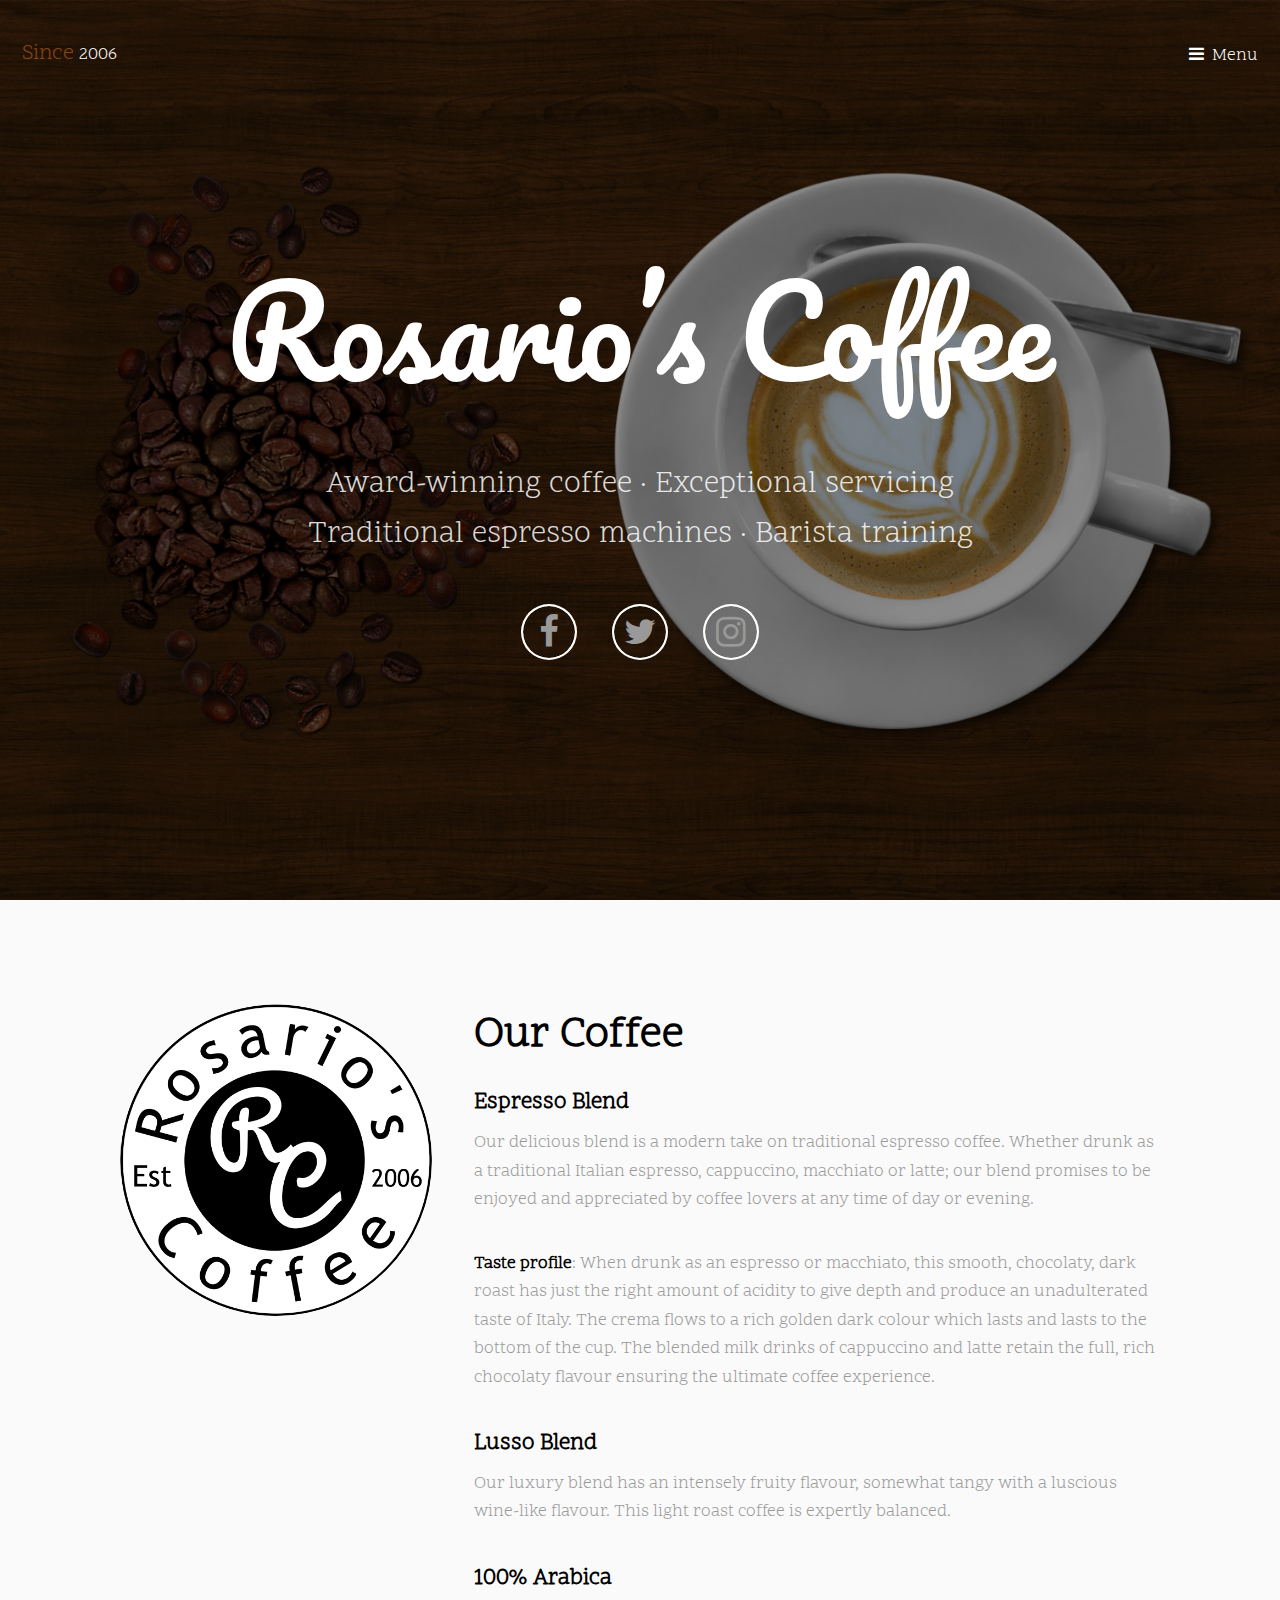
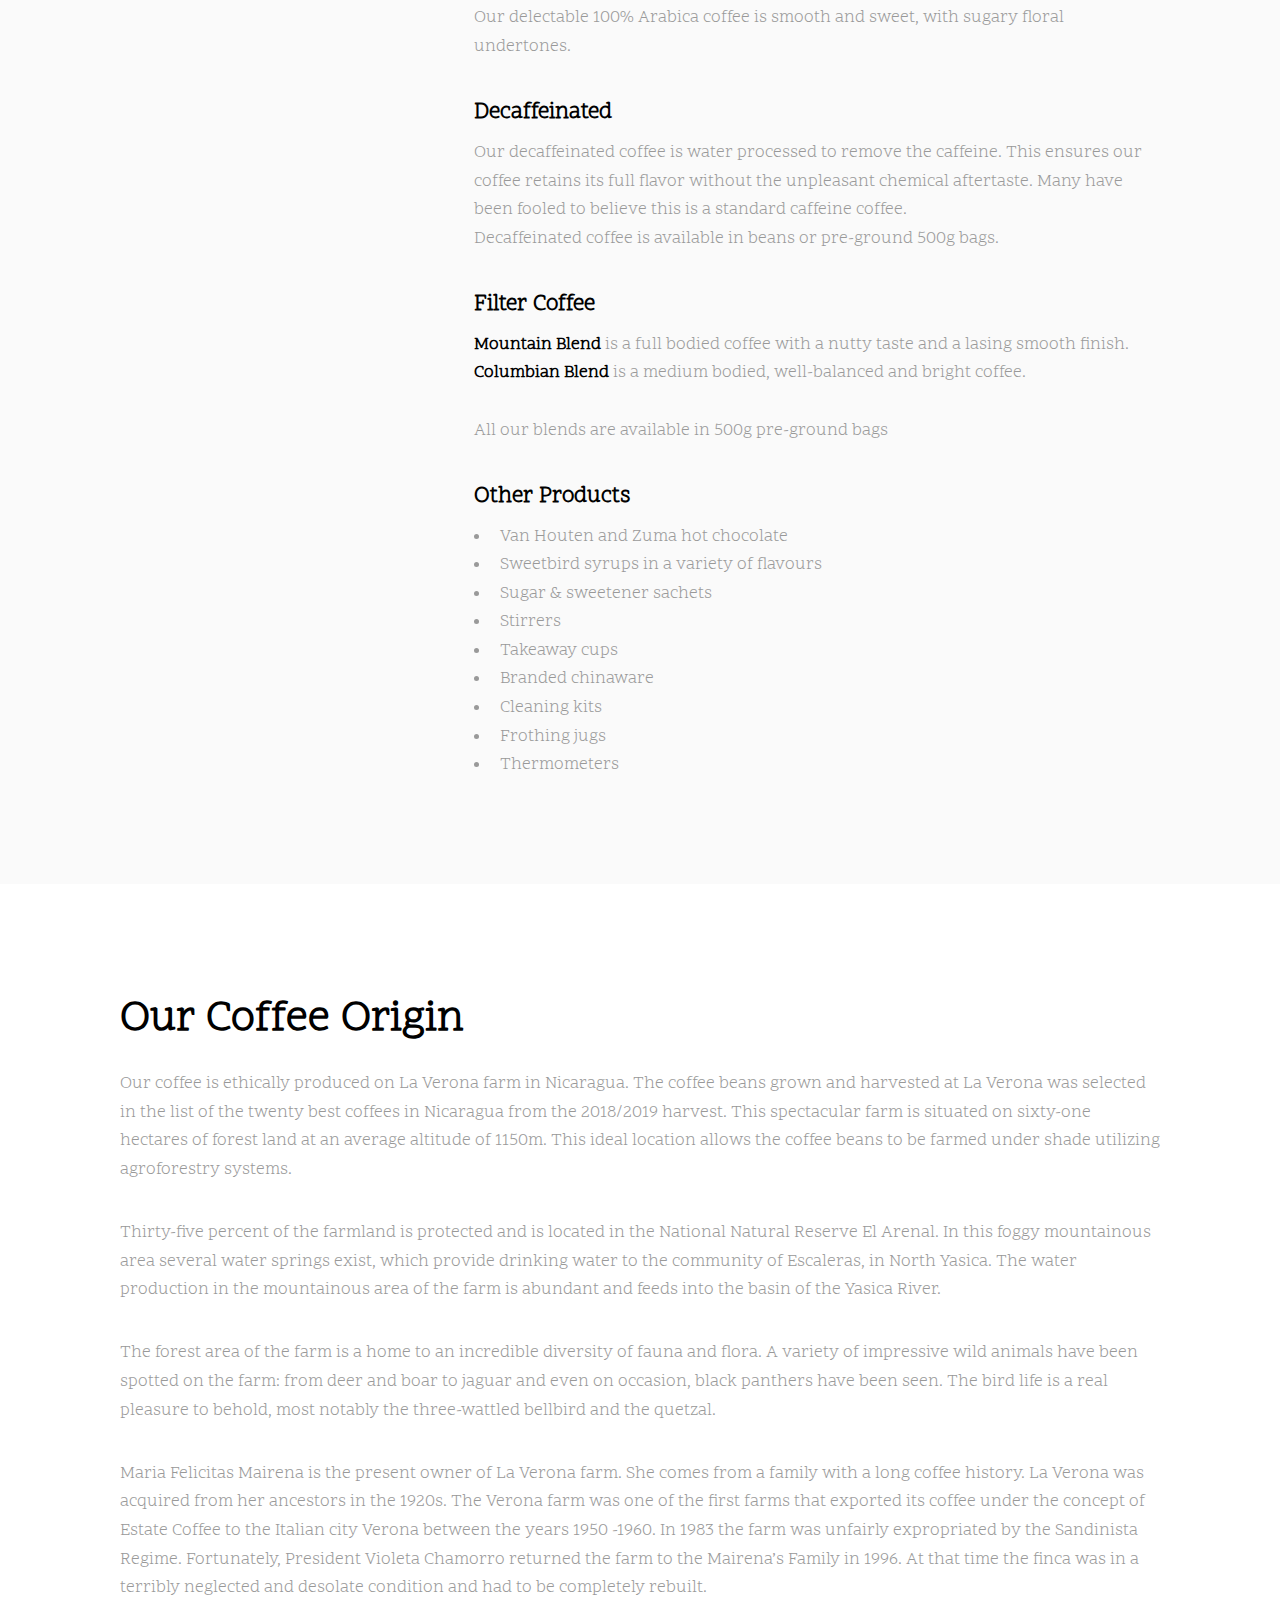
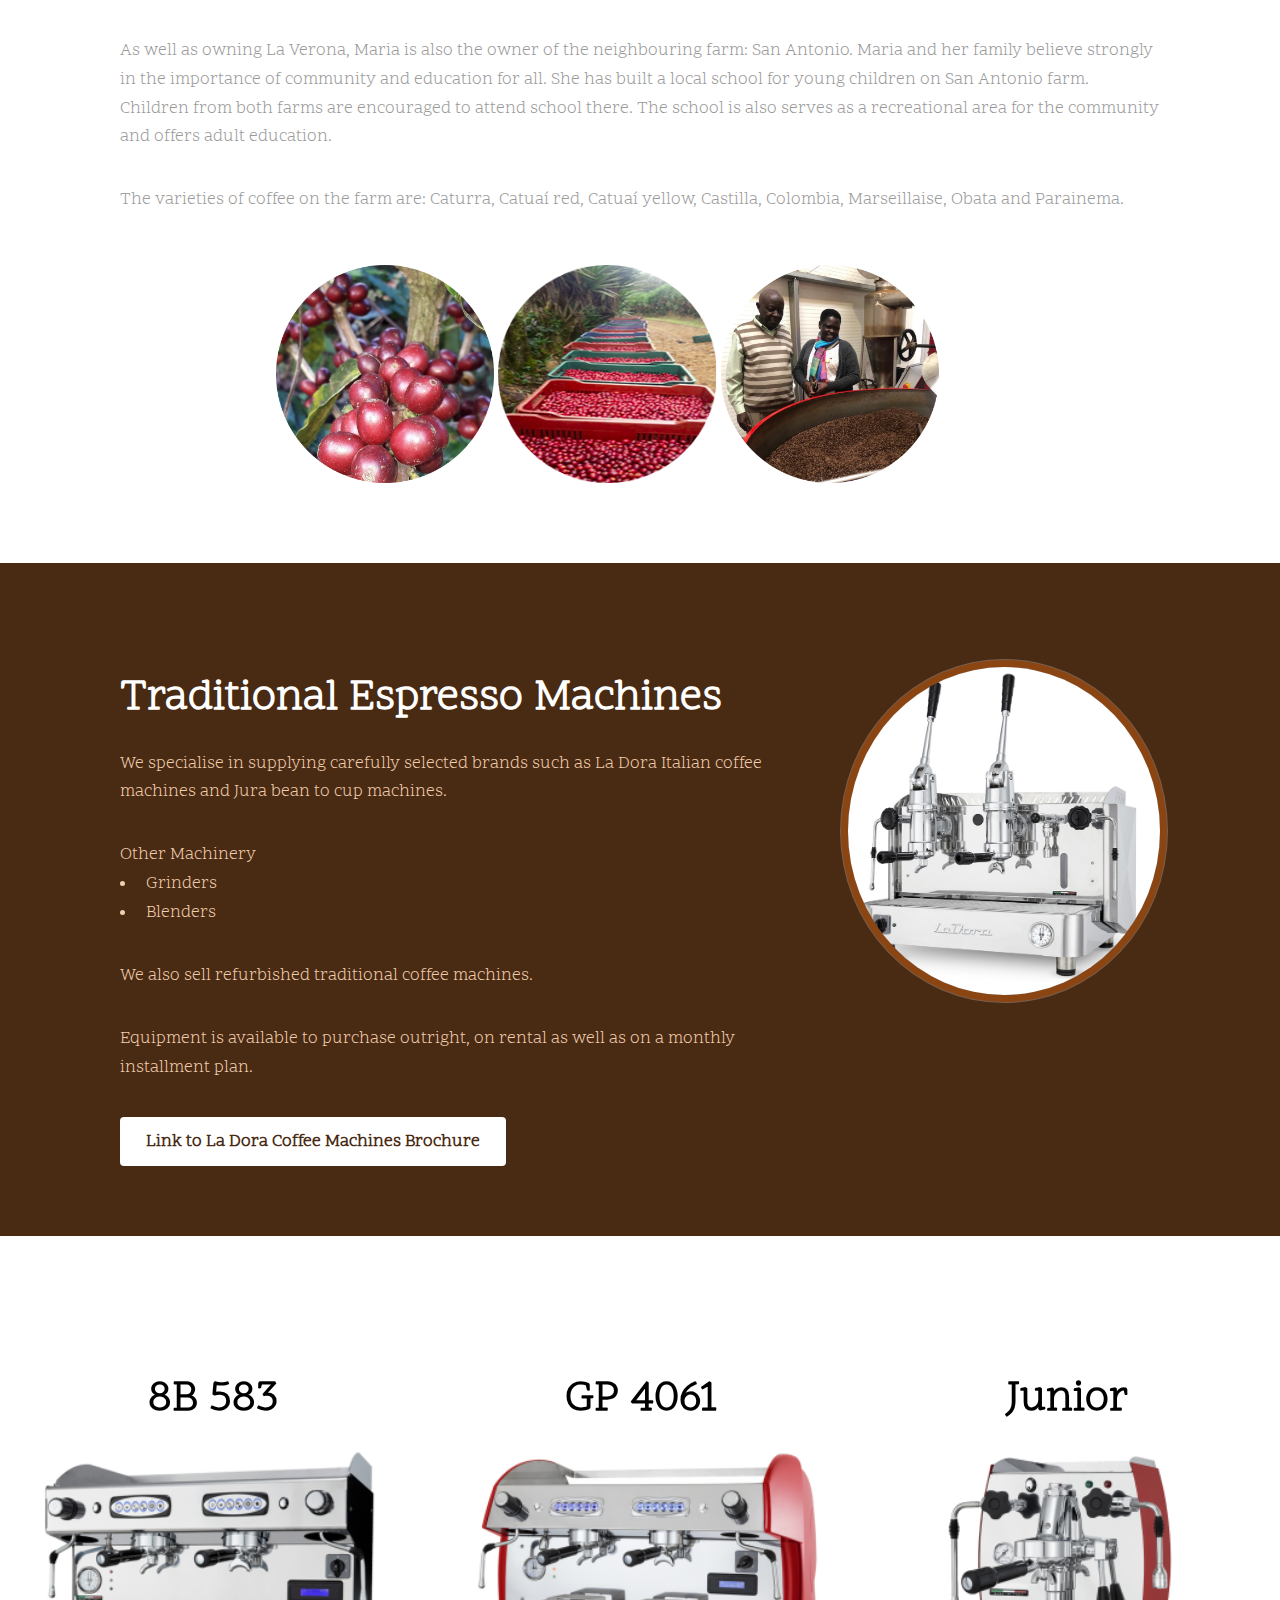
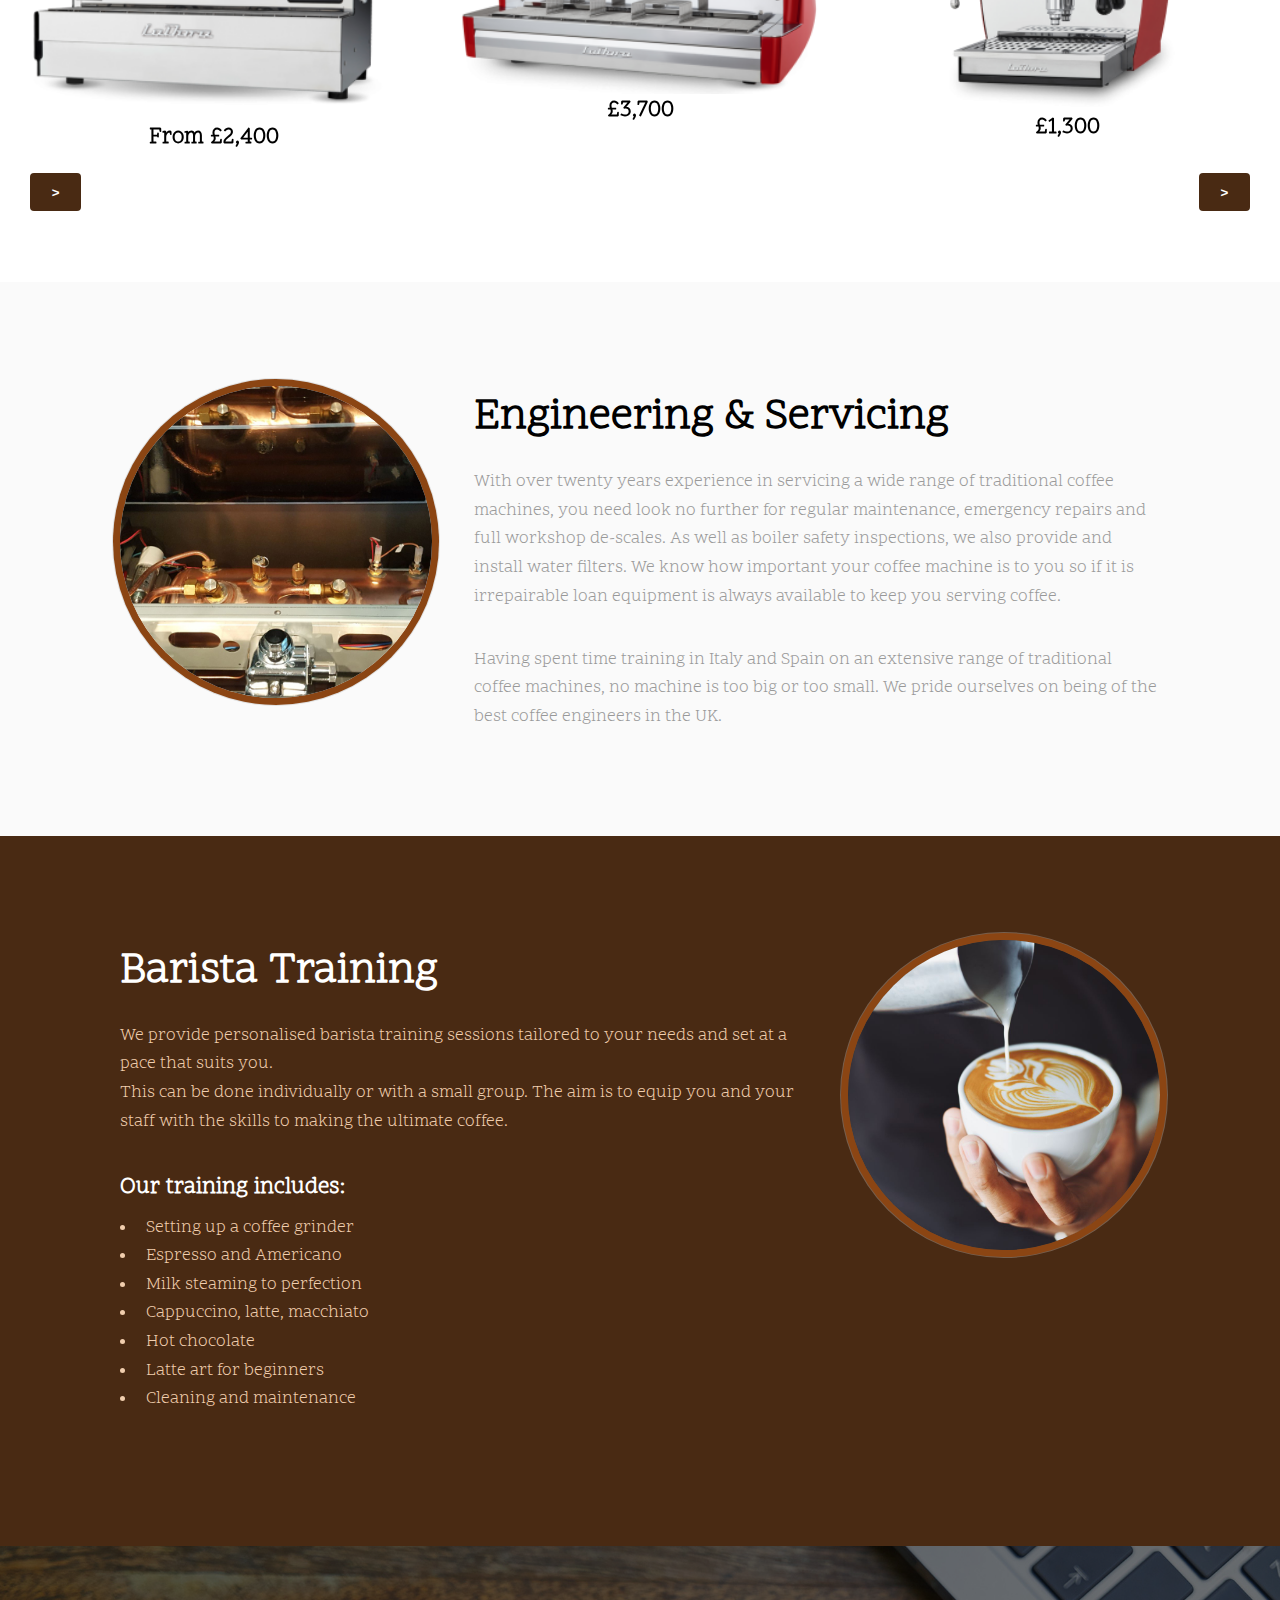
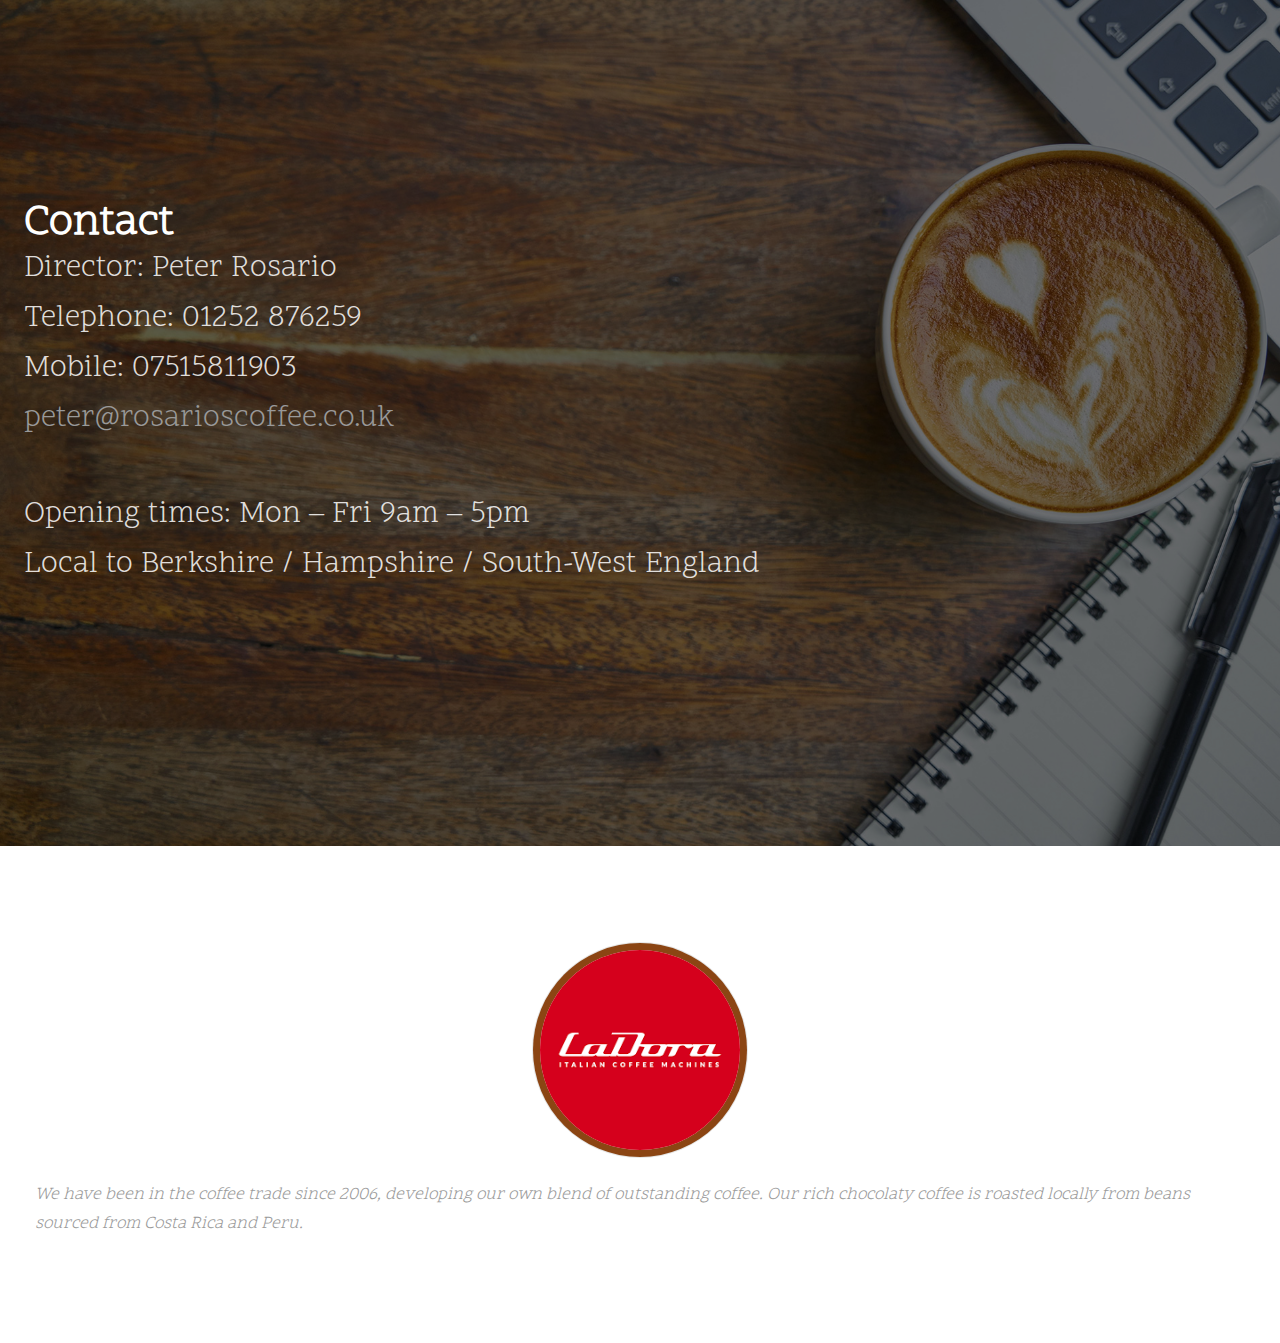
<file: index.html>
<!DOCTYPE HTML>
<html>
	<head>
		<title>Rosario’s Coffee - Coffee Machine Repair UK</title>
		<meta charset="utf-8" />
		<meta name="viewport" content="width=device-width, initial-scale=1" />
		<link rel="stylesheet" href="assets/css/main.css" />
    <link rel="shortcut icon" href="/favicon.ico">
    <meta name="description" content="Rosario's, Award winning coffee, Espresso Machine Repair">
    <meta name="keywords" content="Coffee sales, Coffee machine repairs, Coffee machine repair, Boiler safety inspection, Coffee machine service, Barista training, Coffee machine safety testing, Hot chocolate, Latte art, Award winning coffee, Jura, bean to cup machine, La Dora, Ladora, Ladora coffee machine, Italian coffee machine">
    <link rel="stylesheet" type="text/css" href="assets/css/slick.css"/>
	</head>
	<body>


		<!-- Header -->
			<header id="header" class="alt">
				<div class="logo"><a class="since-logo" href="/">Since <span>2006</span></a></div>
				<a class="menu-text" href="#menu">Menu</a>
			</header>

		<!-- Nav -->
			<nav id="menu">
				<ul class="links">
					<li><a href="#ourcoffee">Our Coffee</a></li>
					<li><a href="#machines">Machines</a></li>
					<li><a href="#servicing">Servicing</a></li>
					<li><a href="#training">Barista Training</a></li>
					<li><a href="#contact">Contact</a></li>
				</ul>
			</nav>

		<!-- Banner -->
			<section id="banner">
				<div class="inner">
					<header>
						<h1>Rosario’s Coffee</h1>
            <p>Award-winning coffee &middot; Exceptional servicing <br />
                Traditional espresso machines &middot; Barista training</p>
					</header>
          <div class="copyright">
            <ul class="icons">
              <li><a target="_blank" href="https://www.facebook.com/Rosarios-Coffee- 1417639871861041" class="icon fa-facebook"><span class="label">Facebook</span></a></li>
              <li><a target="_blank" href="https://twitter.com/Rosarios_coffee" class="icon fa-twitter"><span class="label">Twitter</span></a></li>
              <li><a target="_blank" href="https://www.instagram.com/rosarioscoffee/" class="icon fa-instagram"><span class="label">Instagram</span></a></li>
            </ul>
          </div>
				</div>
			</section>

		<!-- Main -->
			<div id="main">


				<!-- Section -->
					<section id="ourcoffee" class="wrapper style1">

						<div class="inner">
							<!-- 2 Columns -->
								<div class="flex flex-2">
									<div class="col col1">
										<div class="image round fit noshadow">
											<img src="images/logo_v2.png" alt="Coffee Sales" />
										</div>
									</div>
	<div class="col col2">
  	<h3>Our Coffee</h3>
    <h4>Espresso Blend</h4>
    <p>Our delicious blend is a modern take on traditional espresso coffee. Whether drunk as a traditional Italian espresso, cappuccino, macchiato or latte; our blend promises to be enjoyed and appreciated by coffee lovers at any time of day or evening.
    </p>
    <p><strong>Taste profile</strong>: When drunk as an espresso or macchiato, this smooth, chocolaty, dark roast has just the right amount of acidity to give depth and produce an unadulterated taste of Italy. The crema flows to a rich golden dark colour which lasts and lasts to the bottom of the cup. The blended milk drinks of cappuccino and latte retain the full, rich chocolaty flavour ensuring the ultimate coffee experience.</p>
		<h4>Lusso Blend</h4>
		<p>Our luxury blend has an intensely fruity flavour, somewhat tangy with a luscious wine-like flavour. This light roast coffee is expertly balanced.
		</p>
		<h4>100% Arabica</h4>
		<p>Our delectable 100% Arabica coffee is smooth and sweet, with sugary floral undertones.
		</p>

<h4>Decaffeinated</h4>
<p>Our decaffeinated coffee is water processed to remove the caffeine. This ensures our coffee retains its full flavor without the unpleasant chemical
aftertaste. Many have been fooled to believe this is a standard caffeine coffee.<br />
Decaffeinated coffee is available in beans or pre-ground 500g bags.<br /></p>

<h4>Filter Coffee</h4>
<p><strong>Mountain Blend</strong> is a full bodied coffee with a nutty taste and a lasing smooth finish.<br />
<strong>Columbian Blend</strong> is a medium bodied, well-balanced and bright coffee.<br /><br />
All our blends are available in 500g pre-ground bags</p>

<h4>Other Products</h4>
<ul>
<li>Van Houten and Zuma hot chocolate</li>
<li>Sweetbird syrups in a variety of flavours</li>
<li>Sugar & sweetener sachets</li>
<li>Stirrers</li>
<li>Takeaway cups</li>
<li>Branded chinaware</li>
<li>Cleaning kits</li>
<li>Frothing jugs</li>
<li>Thermometers</li>
</ul>
									</div>
								</div>
						</div>

					</section>

				<!-- Section -->
<section class="wrapper">
	<div class="inner">
		<h3>Our Coffee Origin</h3>
		<p>
			Our coffee is ethically produced on La Verona farm in Nicaragua. The coffee beans grown and harvested at La Verona was selected in the list of the twenty best coffees in Nicaragua from the 2018/2019 harvest. This spectacular farm is situated on sixty-one hectares of forest land at an average altitude of 1150m. This ideal location allows the coffee beans to be farmed under shade utilizing agroforestry systems.
		</p>
		<p>
			Thirty-five percent of the farmland is protected and is located in the National Natural Reserve El Arenal. In this foggy mountainous area several water springs exist, which provide drinking water to the community of Escaleras, in North Yasica. The water production in the mountainous area of ​​the farm is abundant and feeds into the basin of the Yasica River.
		</p>
		<p>
			The forest area of ​​the farm is a home to an incredible diversity of fauna and flora. A variety of impressive wild animals have been spotted on the farm: from deer and boar to jaguar and even on occasion, black panthers have been seen. The bird life is a real pleasure to behold, most notably the three-wattled bellbird and the quetzal.
		</p>
		<p>
			Maria Felicitas Mairena is the present owner of La Verona farm. She comes from a family with a long coffee history. La Verona was acquired from her ancestors in the 1920s. The Verona farm was one of the first farms that exported its coffee under the concept of Estate Coffee to the Italian city Verona between the years 1950 -1960. In 1983 the farm was unfairly expropriated by the Sandinista Regime. Fortunately, President Violeta Chamorro returned the farm to the Mairena’s Family in 1996. At that time the finca was in a terribly neglected and desolate condition and had to be completely rebuilt.
		</p>
		<p>
			As well as owning La Verona, Maria is also the owner of the neighbouring farm: San Antonio. Maria and her family believe strongly in the importance of community and education for all. She has built a local school for young children on San Antonio farm. Children from both farms are encouraged to attend school there. The school is also serves as a recreational area for the community and offers adult education.
		</p>
		<p>
			The varieties of coffee on the farm are: Caturra, Catuaí red, Catuaí yellow, Castilla, Colombia, Marseillaise, Obata and Parainema.
		</p>
		<div class="our-coffee-images">
			<img src="./images/coffee-plantation.png" alt="coffee plantation">
			<img src="./images/coffee.png" alt="baskets of coffee beans">
			<img src="./images/coffee-farm.png" alt="coffee farmers">
		</div>

	</div>


</section>

				<!-- Section -->
					<section id="machines" class="wrapper style2">
						<div class="inner">
							<div class="flex flex-2">
								<div class="col col2">
									<h3>Traditional Espresso Machines</h3>
<p>We specialise in supplying carefully selected brands such as La Dora Italian coffee machines and Jura bean to cup machines.</p>

Other Machinery
<ul>
<li>Grinders</li>
<li>Blenders</li>
</ul>

<p>We also sell refurbished traditional coffee machines.</p>
<p> Equipment is available to purchase outright, on rental as well as on a monthly installment plan.</p>
<a href="assets/pdf/ladora-coffee-machine-brochure.pdf" target="_blank" class="button">Link to La Dora Coffee Machines Brochure</a>
								</div>
								<div class="col col1 first">
									<div class="image round fit">
										<img src="images/traditional_espresso_machines.jpg" alt="Traditional Espresso Machines" />
									</div>
								</div>
							</div>
						</div>

					</section>
					<section class="wrapper">
							<div class="slider">
									<div class="machine-slider-image"><br /><h3>8B 583</h3><a href="https://www.ladora.it/products/8b583-3-3/"><img src="images/rosarios_8b_583.png"></a><h4>From £2,400</h4></div>
									<div class="machine-slider-image"><br /><h3>GP 4061</h3><a href="https://www.ladora.it/products/626-2/"><img src="images/rosarios_gp4061.png"></a><h4>£3,700</h4></div>
									<div class="machine-slider-image"><br /><h3>Junior</h3><a href="https://www.ladora.it/products/junior/"><img src="images/rosarios_junior.png"></a><h4>£1,300</h4></div>
									<div class="machine-slider-image"><br /><h3>MR 4634</h3><a href="https://www.ladora.it/products/mr-4634/"><img src="images/rosarios_mr4634.png"></a><h4>From £4,000</h4></div>
							</div>
							<div class="slider-nav">
									<button type="button" class="slick-prev slick-arrow" aria-label="Previous" role="button" style="width:4%" style="display: block;">></button>
									<button type="button" class="slick-next slick-arrow" aria-label="Next" role="button" style="width:4%" style="display: block;">></button>
							</div>
					</section>

					<section id="servicing" class="wrapper style1">
						<div class="inner">
							<!-- 2 Columns -->
								<div class="flex flex-2">
									<div class="col col1">
										<div class="image round fit">
											<img src="images/coffee_machine_repair.jpg" alt="Coffee machine repair" />
										</div>
									</div>
									<div class="col col2">
										<h3>Engineering &amp; Servicing</h3>
										<p>With over twenty years experience in servicing a wide range of traditional coffee machines, you need look no further for regular maintenance, emergency repairs and full workshop de-scales. As well as boiler safety inspections, we also provide and install water filters. We know how important your coffee machine is to you so if it is irrepairable loan equipment is always available to keep you serving coffee.</p>
                    <p>Having spent time training in Italy and Spain on an extensive range of traditional coffee machines, no machine is too big or too small. We pride ourselves on being of the best coffee engineers in the UK.</p>
									</div>
								</div>
						</div>

					</section>

					<section id="training" class="wrapper style2">
						<div class="inner">
							<div class="flex flex-2">
								<div class="col col2">
									<h3>Barista Training</h3>
                  <p>We provide personalised barista training sessions tailored to your needs and set at a pace that suits you.<br />
                  This can be done individually or with a small group. The aim is to equip you and your staff with the skills to making the ultimate
                  coffee.</p>

                  <h4>Our training includes:</h4>
<ul>
  <li>Setting up a coffee grinder</li>
  <li>Espresso and Americano</li>

  <li>Milk steaming to perfection</li>
  <li>Cappuccino, latte, macchiato</li>
  <li>Hot chocolate</li>
  <li>Latte art for beginners</li>
  <li>Cleaning and maintenance</li>
</ul>
								</div>
								<div class="col col1 first">
									<div class="image round fit">
										<img src="images/barista_training.jpg" alt="Barista Training" />
									</div>
								</div>
							</div>
						</div>
            <a name="contact">&nbsp;</a>
					</section>
          <section id="banner-contact">
            <div class="inner">
              <header>
                <h2 style="color: white">Contact</h2>
                <p>Director: Peter Rosario<br />
                Telephone: 01252 876259<br />
                Mobile: 07515811903<br />
                <a href="mailto:brian">peter@rosarioscoffee.co.uk</a></p>
                <p>Opening times: Mon – Fri 9am – 5pm<br />
                Local to Berkshire / Hampshire / South-West England</p>


              </header>
            </div>
          </section>


			</div>

      <!-- Footer -->
      <footer id="footer">
        <div class="copyright" style="max-width: 200px; margin: 0 auto">
        <div class="image round fit">
            <a href="https://www.ladora.it/" target="_blank"><img src="images/ladora.png" alt="Coffee Sales" /></a>
        </div>
        </div>
        <p><em>We have been in the coffee trade since 2006, developing our own blend of outstanding coffee. Our rich chocolaty coffee is roasted
          locally from beans sourced from Costa Rica and Peru.</em></p>
			</footer>

		<!-- Scripts -->
			<script src="assets/js/jquery.min.js"></script>
			<script src="assets/js/jquery.scrolly.min.js"></script>
			<script src="assets/js/jquery.scrollex.min.js"></script>
			<script src="assets/js/skel.min.js"></script>
			<script src="assets/js/util.js"></script>
			<script src="assets/js/main.js"></script>

      <script type="text/javascript" src="assets/js/slick.min.js"></script>


<!-- Global site tag (gtag.js) - Google Analytics -->
<script async src="https://www.googletagmanager.com/gtag/js?id=UA-117903542-1"></script>
<script>
  window.dataLayer = window.dataLayer || [];
  function gtag(){dataLayer.push(arguments);}
  gtag('js', new Date());

  gtag('config', 'UA-117903542-1');
</script>

<script type="text/javascript">
    $(document).ready(function(){
    $('.slider').slick({
    <!-- slidesToShow: 2, -->
    <!-- appendArrows: 'slider', -->
    prevArrow: '.slick-prev',
    nextArrow: '.slick-next',
    responsive: [
    {
    breakpoint: 2048,
    settings: {
    slidesToScroll: 3,
    slidesToShow: 3
    }
    },
    {
        breakpoint: 1024,
    settings: {
        slidesToScroll: 2,
        slidesToShow: 2
    }
    },
    {
        breakpoint: 590,
    settings: {
        slidesToScroll: 1,
        slidesToShow: 1
    }
    }
    ]
    }); });
  </script>
	</body>
</html>
</file>
<file: assets/css/main.css>
@charset "UTF-8";
@import url(font-awesome.min.css);
@import url("https://fonts.googleapis.com/css?family=Scope+One|Trocchi");
@import url("https://fonts.googleapis.com/css?family=Tangerine");
@import url("https://fonts.googleapis.com/css?family=Pacifico");

	html, body, div, span, applet, object, iframe, h1, h2, h3, h4, h5, h6, p, blockquote, pre, a, abbr, acronym, address, big, cite, code, del, dfn, em, img, ins, kbd, q, s, samp, small, strike, strong, sub, sup, tt, var, b, u, i, center, dl, dt, dd, ol, ul, li, fieldset, form, label, legend, table, caption, tbody, tfoot, thead, tr, th, td, article, aside, canvas, details, embed, figure, figcaption, footer, header, hgroup, menu, nav, output, ruby, section, summary, time, mark, audio, video {
		margin: 0;
		padding: 0;
		border: 0;
		font-size: 100%;
		font: inherit;
		vertical-align: baseline;
	}

	article, aside, details, figcaption, figure, footer, header, hgroup, menu, nav, section {
		display: block;
	}

	body {
		line-height: 1;
	}

	ol, ul {
		list-style: none;
	}

	blockquote, q {
		quotes: none;
	}

	blockquote:before, blockquote:after, q:before, q:after {
		content: '';
		content: none;
	}

	table {
		border-collapse: collapse;
		border-spacing: 0;
	}

	body {
		-webkit-text-size-adjust: none;
	}

.our-coffee-images{
	margin: 50px auto 0 auto;
	width: 70%;
}

.our-coffee-images img{
	width: 30%;
}


  .machine-slider-image img {
      margin: 0 auto;
  }

  .machine-slider-image {
      text-align: center;
  }

	@media screen and (max-width: 1280px) {
  .machine-slider-image img {
      width: 85%;
  }
  }

  .slick-prev {
      float: left;
      margin-left: 30px;

  }

  .slick-next {
      float: right;
      margin-right: 30px;

  }

	/* @media screen and (max-width: 520px) { */
  /*     .machine-slider-image { */
  /*         width: 100%; */
  /*         margin: 0 auto; */
  /*     } */
  /* } */

/* Box Model */

	*, *:before, *:after {
		-moz-box-sizing: border-box;
		-webkit-box-sizing: border-box;
		box-sizing: border-box;
	}

/* Containers */

	.container {
		margin-left: auto;
		margin-right: auto;
	}

	.container.\31 25\25 {
		width: 100%;
		max-width: 100em;
		min-width: 80em;
	}

	.container.\37 5\25 {
		width: 60em;
	}

	.container.\35 0\25 {
		width: 40em;
	}

	.container.\32 5\25 {
		width: 20em;
	}

	.container {
		width: 80em;
	}

	@media screen and (max-width: 1680px) {

		.container.\31 25\25 {
			width: 100%;
			max-width: 100em;
			min-width: 80em;
		}

		.container.\37 5\25 {
			width: 60em;
		}

		.container.\35 0\25 {
			width: 40em;
		}

		.container.\32 5\25 {
			width: 20em;
		}

		.container {
			width: 80em;
		}

	}

	@media screen and (max-width: 1280px) {

		.container.\31 25\25 {
			width: 100%;
			max-width: 81.25em;
			min-width: 65em;
		}

		.container.\37 5\25 {
			width: 48.75em;
		}

		.container.\35 0\25 {
			width: 32.5em;
		}

		.container.\32 5\25 {
			width: 16.25em;
		}

		.container {
			width: 65em;
		}

	}

	@media screen and (max-width: 980px) {

		.container.\31 25\25 {
			width: 100%;
			max-width: 112.5%;
			min-width: 90%;
		}

		.container.\37 5\25 {
			width: 67.5%;
		}

		.container.\35 0\25 {
			width: 45%;
		}

		.container.\32 5\25 {
			width: 22.5%;
		}

		.container {
			width: 90%;
		}

	}

	@media screen and (max-width: 736px) {

		.container.\31 25\25 {
			width: 100%;
			max-width: 112.5%;
			min-width: 90%;
		}

		.container.\37 5\25 {
			width: 67.5%;
		}

		.container.\35 0\25 {
			width: 45%;
		}

		.container.\32 5\25 {
			width: 22.5%;
		}

		.container {
			width: 90% !important;
		}

	}

	@media screen and (max-width: 480px) {

		.container.\31 25\25 {
			width: 100%;
			max-width: 112.5%;
			min-width: 90%;
		}

		.container.\37 5\25 {
			width: 67.5%;
		}

		.container.\35 0\25 {
			width: 45%;
		}

		.container.\32 5\25 {
			width: 22.5%;
		}

		.container {
			width: 90% !important;
		}

	}

/* Grid */

	.row {
		border-bottom: solid 1px transparent;
		-moz-box-sizing: border-box;
		-webkit-box-sizing: border-box;
		box-sizing: border-box;
	}

	.row > * {
		float: left;
		-moz-box-sizing: border-box;
		-webkit-box-sizing: border-box;
		box-sizing: border-box;
	}

	.row:after, .row:before {
		content: '';
		display: block;
		clear: both;
		height: 0;
	}

	.row.uniform > * > :first-child {
		margin-top: 0;
	}

	.row.uniform > * > :last-child {
		margin-bottom: 0;
	}

	.row.\30 \25 > * {
		padding: 0 0 0 0em;
	}

	.row.\30 \25 {
		margin: 0 0 -1px 0em;
	}

	.row.uniform.\30 \25 > * {
		padding: 0em 0 0 0em;
	}

	.row.uniform.\30 \25 {
		margin: 0em 0 -1px 0em;
	}

	.row > * {
		padding: 0 0 0 2em;
	}

	.row {
		margin: 0 0 -1px -2em;
	}

	.row.uniform > * {
		padding: 2em 0 0 2em;
	}

	.row.uniform {
		margin: -2em 0 -1px -2em;
	}

	.row.\32 00\25 > * {
		padding: 0 0 0 4em;
	}

	.row.\32 00\25 {
		margin: 0 0 -1px -4em;
	}

	.row.uniform.\32 00\25 > * {
		padding: 4em 0 0 4em;
	}

	.row.uniform.\32 00\25 {
		margin: -4em 0 -1px -4em;
	}

	.row.\31 50\25 > * {
		padding: 0 0 0 3em;
	}

	.row.\31 50\25 {
		margin: 0 0 -1px -3em;
	}

	.row.uniform.\31 50\25 > * {
		padding: 3em 0 0 3em;
	}

	.row.uniform.\31 50\25 {
		margin: -3em 0 -1px -3em;
	}

	.row.\35 0\25 > * {
		padding: 0 0 0 1em;
	}

	.row.\35 0\25 {
		margin: 0 0 -1px -1em;
	}

	.row.uniform.\35 0\25 > * {
		padding: 1em 0 0 1em;
	}

	.row.uniform.\35 0\25 {
		margin: -1em 0 -1px -1em;
	}

	.row.\32 5\25 > * {
		padding: 0 0 0 0.5em;
	}

	.row.\32 5\25 {
		margin: 0 0 -1px -0.5em;
	}

	.row.uniform.\32 5\25 > * {
		padding: 0.5em 0 0 0.5em;
	}

	.row.uniform.\32 5\25 {
		margin: -0.5em 0 -1px -0.5em;
	}

	.\31 2u, .\31 2u\24 {
		width: 100%;
		clear: none;
		margin-left: 0;
	}

	.\31 1u, .\31 1u\24 {
		width: 91.6666666667%;
		clear: none;
		margin-left: 0;
	}

	.\31 0u, .\31 0u\24 {
		width: 83.3333333333%;
		clear: none;
		margin-left: 0;
	}

	.\39 u, .\39 u\24 {
		width: 75%;
		clear: none;
		margin-left: 0;
	}

	.\38 u, .\38 u\24 {
		width: 66.6666666667%;
		clear: none;
		margin-left: 0;
	}

	.\37 u, .\37 u\24 {
		width: 58.3333333333%;
		clear: none;
		margin-left: 0;
	}

	.\36 u, .\36 u\24 {
		width: 50%;
		clear: none;
		margin-left: 0;
	}

	.\35 u, .\35 u\24 {
		width: 41.6666666667%;
		clear: none;
		margin-left: 0;
	}

	.\34 u, .\34 u\24 {
		width: 33.3333333333%;
		clear: none;
		margin-left: 0;
	}

	.\33 u, .\33 u\24 {
		width: 25%;
		clear: none;
		margin-left: 0;
	}

	.\32 u, .\32 u\24 {
		width: 16.6666666667%;
		clear: none;
		margin-left: 0;
	}

	.\31 u, .\31 u\24 {
		width: 8.3333333333%;
		clear: none;
		margin-left: 0;
	}

	.\31 2u\24 + *,
	.\31 1u\24 + *,
	.\31 0u\24 + *,
	.\39 u\24 + *,
	.\38 u\24 + *,
	.\37 u\24 + *,
	.\36 u\24 + *,
	.\35 u\24 + *,
	.\34 u\24 + *,
	.\33 u\24 + *,
	.\32 u\24 + *,
	.\31 u\24 + * {
		clear: left;
	}

	.\-11u {
		margin-left: 91.66667%;
	}

	.\-10u {
		margin-left: 83.33333%;
	}

	.\-9u {
		margin-left: 75%;
	}

	.\-8u {
		margin-left: 66.66667%;
	}

	.\-7u {
		margin-left: 58.33333%;
	}

	.\-6u {
		margin-left: 50%;
	}

	.\-5u {
		margin-left: 41.66667%;
	}

	.\-4u {
		margin-left: 33.33333%;
	}

	.\-3u {
		margin-left: 25%;
	}

	.\-2u {
		margin-left: 16.66667%;
	}

	.\-1u {
		margin-left: 8.33333%;
	}

	@media screen and (max-width: 1680px) {

		.row > * {
			padding: 0 0 0 2em;
		}

		.row {
			margin: 0 0 -1px -2em;
		}

		.row.uniform > * {
			padding: 2em 0 0 2em;
		}

		.row.uniform {
			margin: -2em 0 -1px -2em;
		}

		.row.\32 00\25 > * {
			padding: 0 0 0 4em;
		}

		.row.\32 00\25 {
			margin: 0 0 -1px -4em;
		}

		.row.uniform.\32 00\25 > * {
			padding: 4em 0 0 4em;
		}

		.row.uniform.\32 00\25 {
			margin: -4em 0 -1px -4em;
		}

		.row.\31 50\25 > * {
			padding: 0 0 0 3em;
		}

		.row.\31 50\25 {
			margin: 0 0 -1px -3em;
		}

		.row.uniform.\31 50\25 > * {
			padding: 3em 0 0 3em;
		}

		.row.uniform.\31 50\25 {
			margin: -3em 0 -1px -3em;
		}

		.row.\35 0\25 > * {
			padding: 0 0 0 1em;
		}

		.row.\35 0\25 {
			margin: 0 0 -1px -1em;
		}

		.row.uniform.\35 0\25 > * {
			padding: 1em 0 0 1em;
		}

		.row.uniform.\35 0\25 {
			margin: -1em 0 -1px -1em;
		}

		.row.\32 5\25 > * {
			padding: 0 0 0 0.5em;
		}

		.row.\32 5\25 {
			margin: 0 0 -1px -0.5em;
		}

		.row.uniform.\32 5\25 > * {
			padding: 0.5em 0 0 0.5em;
		}

		.row.uniform.\32 5\25 {
			margin: -0.5em 0 -1px -0.5em;
		}

		.\31 2u\28xlarge\29, .\31 2u\24\28xlarge\29 {
			width: 100%;
			clear: none;
			margin-left: 0;
		}

		.\31 1u\28xlarge\29, .\31 1u\24\28xlarge\29 {
			width: 91.6666666667%;
			clear: none;
			margin-left: 0;
		}

		.\31 0u\28xlarge\29, .\31 0u\24\28xlarge\29 {
			width: 83.3333333333%;
			clear: none;
			margin-left: 0;
		}

		.\39 u\28xlarge\29, .\39 u\24\28xlarge\29 {
			width: 75%;
			clear: none;
			margin-left: 0;
		}

		.\38 u\28xlarge\29, .\38 u\24\28xlarge\29 {
			width: 66.6666666667%;
			clear: none;
			margin-left: 0;
		}

		.\37 u\28xlarge\29, .\37 u\24\28xlarge\29 {
			width: 58.3333333333%;
			clear: none;
			margin-left: 0;
		}

		.\36 u\28xlarge\29, .\36 u\24\28xlarge\29 {
			width: 50%;
			clear: none;
			margin-left: 0;
		}

		.\35 u\28xlarge\29, .\35 u\24\28xlarge\29 {
			width: 41.6666666667%;
			clear: none;
			margin-left: 0;
		}

		.\34 u\28xlarge\29, .\34 u\24\28xlarge\29 {
			width: 33.3333333333%;
			clear: none;
			margin-left: 0;
		}

		.\33 u\28xlarge\29, .\33 u\24\28xlarge\29 {
			width: 25%;
			clear: none;
			margin-left: 0;
		}

		.\32 u\28xlarge\29, .\32 u\24\28xlarge\29 {
			width: 16.6666666667%;
			clear: none;
			margin-left: 0;
		}

		.\31 u\28xlarge\29, .\31 u\24\28xlarge\29 {
			width: 8.3333333333%;
			clear: none;
			margin-left: 0;
		}

		.\31 2u\24\28xlarge\29 + *,
		.\31 1u\24\28xlarge\29 + *,
		.\31 0u\24\28xlarge\29 + *,
		.\39 u\24\28xlarge\29 + *,
		.\38 u\24\28xlarge\29 + *,
		.\37 u\24\28xlarge\29 + *,
		.\36 u\24\28xlarge\29 + *,
		.\35 u\24\28xlarge\29 + *,
		.\34 u\24\28xlarge\29 + *,
		.\33 u\24\28xlarge\29 + *,
		.\32 u\24\28xlarge\29 + *,
		.\31 u\24\28xlarge\29 + * {
			clear: left;
		}

		.\-11u\28xlarge\29 {
			margin-left: 91.66667%;
		}

		.\-10u\28xlarge\29 {
			margin-left: 83.33333%;
		}

		.\-9u\28xlarge\29 {
			margin-left: 75%;
		}

		.\-8u\28xlarge\29 {
			margin-left: 66.66667%;
		}

		.\-7u\28xlarge\29 {
			margin-left: 58.33333%;
		}

		.\-6u\28xlarge\29 {
			margin-left: 50%;
		}

		.\-5u\28xlarge\29 {
			margin-left: 41.66667%;
		}

		.\-4u\28xlarge\29 {
			margin-left: 33.33333%;
		}

		.\-3u\28xlarge\29 {
			margin-left: 25%;
		}

		.\-2u\28xlarge\29 {
			margin-left: 16.66667%;
		}

		.\-1u\28xlarge\29 {
			margin-left: 8.33333%;
		}

	}

	@media screen and (max-width: 1280px) {

		.row > * {
			padding: 0 0 0 1.5em;
		}

		.row {
			margin: 0 0 -1px -1.5em;
		}

		.row.uniform > * {
			padding: 1.5em 0 0 1.5em;
		}

		.row.uniform {
			margin: -1.5em 0 -1px -1.5em;
		}

		.row.\32 00\25 > * {
			padding: 0 0 0 3em;
		}

		.row.\32 00\25 {
			margin: 0 0 -1px -3em;
		}

		.row.uniform.\32 00\25 > * {
			padding: 3em 0 0 3em;
		}

		.row.uniform.\32 00\25 {
			margin: -3em 0 -1px -3em;
		}

		.row.\31 50\25 > * {
			padding: 0 0 0 2.25em;
		}

		.row.\31 50\25 {
			margin: 0 0 -1px -2.25em;
		}

		.row.uniform.\31 50\25 > * {
			padding: 2.25em 0 0 2.25em;
		}

		.row.uniform.\31 50\25 {
			margin: -2.25em 0 -1px -2.25em;
		}

		.row.\35 0\25 > * {
			padding: 0 0 0 0.75em;
		}

		.row.\35 0\25 {
			margin: 0 0 -1px -0.75em;
		}

		.row.uniform.\35 0\25 > * {
			padding: 0.75em 0 0 0.75em;
		}

		.row.uniform.\35 0\25 {
			margin: -0.75em 0 -1px -0.75em;
		}

		.row.\32 5\25 > * {
			padding: 0 0 0 0.375em;
		}

		.row.\32 5\25 {
			margin: 0 0 -1px -0.375em;
		}

		.row.uniform.\32 5\25 > * {
			padding: 0.375em 0 0 0.375em;
		}

		.row.uniform.\32 5\25 {
			margin: -0.375em 0 -1px -0.375em;
		}

		.\31 2u\28large\29, .\31 2u\24\28large\29 {
			width: 100%;
			clear: none;
			margin-left: 0;
		}

		.\31 1u\28large\29, .\31 1u\24\28large\29 {
			width: 91.6666666667%;
			clear: none;
			margin-left: 0;
		}

		.\31 0u\28large\29, .\31 0u\24\28large\29 {
			width: 83.3333333333%;
			clear: none;
			margin-left: 0;
		}

		.\39 u\28large\29, .\39 u\24\28large\29 {
			width: 75%;
			clear: none;
			margin-left: 0;
		}

		.\38 u\28large\29, .\38 u\24\28large\29 {
			width: 66.6666666667%;
			clear: none;
			margin-left: 0;
		}

		.\37 u\28large\29, .\37 u\24\28large\29 {
			width: 58.3333333333%;
			clear: none;
			margin-left: 0;
		}

		.\36 u\28large\29, .\36 u\24\28large\29 {
			width: 50%;
			clear: none;
			margin-left: 0;
		}

		.\35 u\28large\29, .\35 u\24\28large\29 {
			width: 41.6666666667%;
			clear: none;
			margin-left: 0;
		}

		.\34 u\28large\29, .\34 u\24\28large\29 {
			width: 33.3333333333%;
			clear: none;
			margin-left: 0;
		}

		.\33 u\28large\29, .\33 u\24\28large\29 {
			width: 25%;
			clear: none;
			margin-left: 0;
		}

		.\32 u\28large\29, .\32 u\24\28large\29 {
			width: 16.6666666667%;
			clear: none;
			margin-left: 0;
		}

		.\31 u\28large\29, .\31 u\24\28large\29 {
			width: 8.3333333333%;
			clear: none;
			margin-left: 0;
		}

		.\31 2u\24\28large\29 + *,
		.\31 1u\24\28large\29 + *,
		.\31 0u\24\28large\29 + *,
		.\39 u\24\28large\29 + *,
		.\38 u\24\28large\29 + *,
		.\37 u\24\28large\29 + *,
		.\36 u\24\28large\29 + *,
		.\35 u\24\28large\29 + *,
		.\34 u\24\28large\29 + *,
		.\33 u\24\28large\29 + *,
		.\32 u\24\28large\29 + *,
		.\31 u\24\28large\29 + * {
			clear: left;
		}

		.\-11u\28large\29 {
			margin-left: 91.66667%;
		}

		.\-10u\28large\29 {
			margin-left: 83.33333%;
		}

		.\-9u\28large\29 {
			margin-left: 75%;
		}

		.\-8u\28large\29 {
			margin-left: 66.66667%;
		}

		.\-7u\28large\29 {
			margin-left: 58.33333%;
		}

		.\-6u\28large\29 {
			margin-left: 50%;
		}

		.\-5u\28large\29 {
			margin-left: 41.66667%;
		}

		.\-4u\28large\29 {
			margin-left: 33.33333%;
		}

		.\-3u\28large\29 {
			margin-left: 25%;
		}

		.\-2u\28large\29 {
			margin-left: 16.66667%;
		}

		.\-1u\28large\29 {
			margin-left: 8.33333%;
		}

	}

	@media screen and (max-width: 980px) {

		.row > * {
			padding: 0 0 0 1.5em;
		}

		.row {
			margin: 0 0 -1px -1.5em;
		}

		.row.uniform > * {
			padding: 1.5em 0 0 1.5em;
		}

		.row.uniform {
			margin: -1.5em 0 -1px -1.5em;
		}

		.row.\32 00\25 > * {
			padding: 0 0 0 3em;
		}

		.row.\32 00\25 {
			margin: 0 0 -1px -3em;
		}

		.row.uniform.\32 00\25 > * {
			padding: 3em 0 0 3em;
		}

		.row.uniform.\32 00\25 {
			margin: -3em 0 -1px -3em;
		}

		.row.\31 50\25 > * {
			padding: 0 0 0 2.25em;
		}

		.row.\31 50\25 {
			margin: 0 0 -1px -2.25em;
		}

		.row.uniform.\31 50\25 > * {
			padding: 2.25em 0 0 2.25em;
		}

		.row.uniform.\31 50\25 {
			margin: -2.25em 0 -1px -2.25em;
		}

		.row.\35 0\25 > * {
			padding: 0 0 0 0.75em;
		}

		.row.\35 0\25 {
			margin: 0 0 -1px -0.75em;
		}

		.row.uniform.\35 0\25 > * {
			padding: 0.75em 0 0 0.75em;
		}

		.row.uniform.\35 0\25 {
			margin: -0.75em 0 -1px -0.75em;
		}

		.row.\32 5\25 > * {
			padding: 0 0 0 0.375em;
		}

		.row.\32 5\25 {
			margin: 0 0 -1px -0.375em;
		}

		.row.uniform.\32 5\25 > * {
			padding: 0.375em 0 0 0.375em;
		}

		.row.uniform.\32 5\25 {
			margin: -0.375em 0 -1px -0.375em;
		}

		.\31 2u\28medium\29, .\31 2u\24\28medium\29 {
			width: 100%;
			clear: none;
			margin-left: 0;
		}

		.\31 1u\28medium\29, .\31 1u\24\28medium\29 {
			width: 91.6666666667%;
			clear: none;
			margin-left: 0;
		}

		.\31 0u\28medium\29, .\31 0u\24\28medium\29 {
			width: 83.3333333333%;
			clear: none;
			margin-left: 0;
		}

		.\39 u\28medium\29, .\39 u\24\28medium\29 {
			width: 75%;
			clear: none;
			margin-left: 0;
		}

		.\38 u\28medium\29, .\38 u\24\28medium\29 {
			width: 66.6666666667%;
			clear: none;
			margin-left: 0;
		}

		.\37 u\28medium\29, .\37 u\24\28medium\29 {
			width: 58.3333333333%;
			clear: none;
			margin-left: 0;
		}

		.\36 u\28medium\29, .\36 u\24\28medium\29 {
			width: 50%;
			clear: none;
			margin-left: 0;
		}

		.\35 u\28medium\29, .\35 u\24\28medium\29 {
			width: 41.6666666667%;
			clear: none;
			margin-left: 0;
		}

		.\34 u\28medium\29, .\34 u\24\28medium\29 {
			width: 33.3333333333%;
			clear: none;
			margin-left: 0;
		}

		.\33 u\28medium\29, .\33 u\24\28medium\29 {
			width: 25%;
			clear: none;
			margin-left: 0;
		}

		.\32 u\28medium\29, .\32 u\24\28medium\29 {
			width: 16.6666666667%;
			clear: none;
			margin-left: 0;
		}

		.\31 u\28medium\29, .\31 u\24\28medium\29 {
			width: 8.3333333333%;
			clear: none;
			margin-left: 0;
		}

		.\31 2u\24\28medium\29 + *,
		.\31 1u\24\28medium\29 + *,
		.\31 0u\24\28medium\29 + *,
		.\39 u\24\28medium\29 + *,
		.\38 u\24\28medium\29 + *,
		.\37 u\24\28medium\29 + *,
		.\36 u\24\28medium\29 + *,
		.\35 u\24\28medium\29 + *,
		.\34 u\24\28medium\29 + *,
		.\33 u\24\28medium\29 + *,
		.\32 u\24\28medium\29 + *,
		.\31 u\24\28medium\29 + * {
			clear: left;
		}

		.\-11u\28medium\29 {
			margin-left: 91.66667%;
		}

		.\-10u\28medium\29 {
			margin-left: 83.33333%;
		}

		.\-9u\28medium\29 {
			margin-left: 75%;
		}

		.\-8u\28medium\29 {
			margin-left: 66.66667%;
		}

		.\-7u\28medium\29 {
			margin-left: 58.33333%;
		}

		.\-6u\28medium\29 {
			margin-left: 50%;
		}

		.\-5u\28medium\29 {
			margin-left: 41.66667%;
		}

		.\-4u\28medium\29 {
			margin-left: 33.33333%;
		}

		.\-3u\28medium\29 {
			margin-left: 25%;
		}

		.\-2u\28medium\29 {
			margin-left: 16.66667%;
		}

		.\-1u\28medium\29 {
			margin-left: 8.33333%;
		}

	}

	@media screen and (max-width: 736px) {

		.row > * {
			padding: 0 0 0 1.25em;
		}

		.row {
			margin: 0 0 -1px -1.25em;
		}

		.row.uniform > * {
			padding: 1.25em 0 0 1.25em;
		}

		.row.uniform {
			margin: -1.25em 0 -1px -1.25em;
		}

		.row.\32 00\25 > * {
			padding: 0 0 0 2.5em;
		}

		.row.\32 00\25 {
			margin: 0 0 -1px -2.5em;
		}

		.row.uniform.\32 00\25 > * {
			padding: 2.5em 0 0 2.5em;
		}

		.row.uniform.\32 00\25 {
			margin: -2.5em 0 -1px -2.5em;
		}

		.row.\31 50\25 > * {
			padding: 0 0 0 1.875em;
		}

		.row.\31 50\25 {
			margin: 0 0 -1px -1.875em;
		}

		.row.uniform.\31 50\25 > * {
			padding: 1.875em 0 0 1.875em;
		}

		.row.uniform.\31 50\25 {
			margin: -1.875em 0 -1px -1.875em;
		}

		.row.\35 0\25 > * {
			padding: 0 0 0 0.625em;
		}

		.row.\35 0\25 {
			margin: 0 0 -1px -0.625em;
		}

		.row.uniform.\35 0\25 > * {
			padding: 0.625em 0 0 0.625em;
		}

		.row.uniform.\35 0\25 {
			margin: -0.625em 0 -1px -0.625em;
		}

		.row.\32 5\25 > * {
			padding: 0 0 0 0.3125em;
		}

		.row.\32 5\25 {
			margin: 0 0 -1px -0.3125em;
		}

		.row.uniform.\32 5\25 > * {
			padding: 0.3125em 0 0 0.3125em;
		}

		.row.uniform.\32 5\25 {
			margin: -0.3125em 0 -1px -0.3125em;
		}

		.\31 2u\28small\29, .\31 2u\24\28small\29 {
			width: 100%;
			clear: none;
			margin-left: 0;
		}

		.\31 1u\28small\29, .\31 1u\24\28small\29 {
			width: 91.6666666667%;
			clear: none;
			margin-left: 0;
		}

		.\31 0u\28small\29, .\31 0u\24\28small\29 {
			width: 83.3333333333%;
			clear: none;
			margin-left: 0;
		}

		.\39 u\28small\29, .\39 u\24\28small\29 {
			width: 75%;
			clear: none;
			margin-left: 0;
		}

		.\38 u\28small\29, .\38 u\24\28small\29 {
			width: 66.6666666667%;
			clear: none;
			margin-left: 0;
		}

		.\37 u\28small\29, .\37 u\24\28small\29 {
			width: 58.3333333333%;
			clear: none;
			margin-left: 0;
		}

		.\36 u\28small\29, .\36 u\24\28small\29 {
			width: 50%;
			clear: none;
			margin-left: 0;
		}

		.\35 u\28small\29, .\35 u\24\28small\29 {
			width: 41.6666666667%;
			clear: none;
			margin-left: 0;
		}

		.\34 u\28small\29, .\34 u\24\28small\29 {
			width: 33.3333333333%;
			clear: none;
			margin-left: 0;
		}

		.\33 u\28small\29, .\33 u\24\28small\29 {
			width: 25%;
			clear: none;
			margin-left: 0;
		}

		.\32 u\28small\29, .\32 u\24\28small\29 {
			width: 16.6666666667%;
			clear: none;
			margin-left: 0;
		}

		.\31 u\28small\29, .\31 u\24\28small\29 {
			width: 8.3333333333%;
			clear: none;
			margin-left: 0;
		}

		.\31 2u\24\28small\29 + *,
		.\31 1u\24\28small\29 + *,
		.\31 0u\24\28small\29 + *,
		.\39 u\24\28small\29 + *,
		.\38 u\24\28small\29 + *,
		.\37 u\24\28small\29 + *,
		.\36 u\24\28small\29 + *,
		.\35 u\24\28small\29 + *,
		.\34 u\24\28small\29 + *,
		.\33 u\24\28small\29 + *,
		.\32 u\24\28small\29 + *,
		.\31 u\24\28small\29 + * {
			clear: left;
		}

		.\-11u\28small\29 {
			margin-left: 91.66667%;
		}

		.\-10u\28small\29 {
			margin-left: 83.33333%;
		}

		.\-9u\28small\29 {
			margin-left: 75%;
		}

		.\-8u\28small\29 {
			margin-left: 66.66667%;
		}

		.\-7u\28small\29 {
			margin-left: 58.33333%;
		}

		.\-6u\28small\29 {
			margin-left: 50%;
		}

		.\-5u\28small\29 {
			margin-left: 41.66667%;
		}

		.\-4u\28small\29 {
			margin-left: 33.33333%;
		}

		.\-3u\28small\29 {
			margin-left: 25%;
		}

		.\-2u\28small\29 {
			margin-left: 16.66667%;
		}

		.\-1u\28small\29 {
			margin-left: 8.33333%;
		}

	}

	@media screen and (max-width: 480px) {

		.row > * {
			padding: 0 0 0 1.25em;
		}

		.row {
			margin: 0 0 -1px -1.25em;
		}

		.row.uniform > * {
			padding: 1.25em 0 0 1.25em;
		}

		.row.uniform {
			margin: -1.25em 0 -1px -1.25em;
		}

		.row.\32 00\25 > * {
			padding: 0 0 0 2.5em;
		}

		.row.\32 00\25 {
			margin: 0 0 -1px -2.5em;
		}

		.row.uniform.\32 00\25 > * {
			padding: 2.5em 0 0 2.5em;
		}

		.row.uniform.\32 00\25 {
			margin: -2.5em 0 -1px -2.5em;
		}

		.row.\31 50\25 > * {
			padding: 0 0 0 1.875em;
		}

		.row.\31 50\25 {
			margin: 0 0 -1px -1.875em;
		}

		.row.uniform.\31 50\25 > * {
			padding: 1.875em 0 0 1.875em;
		}

		.row.uniform.\31 50\25 {
			margin: -1.875em 0 -1px -1.875em;
		}

		.row.\35 0\25 > * {
			padding: 0 0 0 0.625em;
		}

		.row.\35 0\25 {
			margin: 0 0 -1px -0.625em;
		}

		.row.uniform.\35 0\25 > * {
			padding: 0.625em 0 0 0.625em;
		}

		.row.uniform.\35 0\25 {
			margin: -0.625em 0 -1px -0.625em;
		}

		.row.\32 5\25 > * {
			padding: 0 0 0 0.3125em;
		}

		.row.\32 5\25 {
			margin: 0 0 -1px -0.3125em;
		}

		.row.uniform.\32 5\25 > * {
			padding: 0.3125em 0 0 0.3125em;
		}

		.row.uniform.\32 5\25 {
			margin: -0.3125em 0 -1px -0.3125em;
		}

		.\31 2u\28xsmall\29, .\31 2u\24\28xsmall\29 {
			width: 100%;
			clear: none;
			margin-left: 0;
		}

		.\31 1u\28xsmall\29, .\31 1u\24\28xsmall\29 {
			width: 91.6666666667%;
			clear: none;
			margin-left: 0;
		}

		.\31 0u\28xsmall\29, .\31 0u\24\28xsmall\29 {
			width: 83.3333333333%;
			clear: none;
			margin-left: 0;
		}

		.\39 u\28xsmall\29, .\39 u\24\28xsmall\29 {
			width: 75%;
			clear: none;
			margin-left: 0;
		}

		.\38 u\28xsmall\29, .\38 u\24\28xsmall\29 {
			width: 66.6666666667%;
			clear: none;
			margin-left: 0;
		}

		.\37 u\28xsmall\29, .\37 u\24\28xsmall\29 {
			width: 58.3333333333%;
			clear: none;
			margin-left: 0;
		}

		.\36 u\28xsmall\29, .\36 u\24\28xsmall\29 {
			width: 50%;
			clear: none;
			margin-left: 0;
		}

		.\35 u\28xsmall\29, .\35 u\24\28xsmall\29 {
			width: 41.6666666667%;
			clear: none;
			margin-left: 0;
		}

		.\34 u\28xsmall\29, .\34 u\24\28xsmall\29 {
			width: 33.3333333333%;
			clear: none;
			margin-left: 0;
		}

		.\33 u\28xsmall\29, .\33 u\24\28xsmall\29 {
			width: 25%;
			clear: none;
			margin-left: 0;
		}

		.\32 u\28xsmall\29, .\32 u\24\28xsmall\29 {
			width: 16.6666666667%;
			clear: none;
			margin-left: 0;
		}

		.\31 u\28xsmall\29, .\31 u\24\28xsmall\29 {
			width: 8.3333333333%;
			clear: none;
			margin-left: 0;
		}

		.\31 2u\24\28xsmall\29 + *,
		.\31 1u\24\28xsmall\29 + *,
		.\31 0u\24\28xsmall\29 + *,
		.\39 u\24\28xsmall\29 + *,
		.\38 u\24\28xsmall\29 + *,
		.\37 u\24\28xsmall\29 + *,
		.\36 u\24\28xsmall\29 + *,
		.\35 u\24\28xsmall\29 + *,
		.\34 u\24\28xsmall\29 + *,
		.\33 u\24\28xsmall\29 + *,
		.\32 u\24\28xsmall\29 + *,
		.\31 u\24\28xsmall\29 + * {
			clear: left;
		}

		.\-11u\28xsmall\29 {
			margin-left: 91.66667%;
		}

		.\-10u\28xsmall\29 {
			margin-left: 83.33333%;
		}

		.\-9u\28xsmall\29 {
			margin-left: 75%;
		}

		.\-8u\28xsmall\29 {
			margin-left: 66.66667%;
		}

		.\-7u\28xsmall\29 {
			margin-left: 58.33333%;
		}

		.\-6u\28xsmall\29 {
			margin-left: 50%;
		}

		.\-5u\28xsmall\29 {
			margin-left: 41.66667%;
		}

		.\-4u\28xsmall\29 {
			margin-left: 33.33333%;
		}

		.\-3u\28xsmall\29 {
			margin-left: 25%;
		}

		.\-2u\28xsmall\29 {
			margin-left: 16.66667%;
		}

		.\-1u\28xsmall\29 {
			margin-left: 8.33333%;
		}

	}

/* Basic */

	@-ms-viewport {
		width: device-width;
	}

	body {
		-ms-overflow-style: scrollbar;
	}

	@media screen and (max-width: 480px) {

		html, body {
			min-width: 320px;
		}

	}

	body {
		background: #fff;
	}

		body.is-loading *, body.is-loading *:before, body.is-loading *:after {
			-moz-animation: none !important;
			-webkit-animation: none !important;
			-ms-animation: none !important;
			animation: none !important;
			-moz-transition: none !important;
			-webkit-transition: none !important;
			-ms-transition: none !important;
			transition: none !important;
		}

/* Type */

	body {
		background-color: #fff;
		color: #999999;
	}

	body, input, select, textarea {
		font-family: "Scope One", serif;
		font-size: 15pt;
		font-weight: 300;
		line-height: 1.65;
	}

		@media screen and (max-width: 1680px) {

			body, input, select, textarea {
				font-size: 12pt;
			}

		}

		@media screen and (max-width: 1280px) {

			body, input, select, textarea {
				font-size: 13pt;
			}

		}

		@media screen and (max-width: 980px) {

			body, input, select, textarea {
				font-size: 13pt;
			}

		}

		@media screen and (max-width: 736px) {

			body, input, select, textarea {
				font-size: 13pt;
			}

		}

		@media screen and (max-width: 480px) {

			body, input, select, textarea {
				font-size: 13pt;
			}

		}

	a {
		-moz-transition: color 0.2s ease-in-out;
		-webkit-transition: color 0.2s ease-in-out;
		-ms-transition: color 0.2s ease-in-out;
		transition: color 0.2s ease-in-out;
		text-decoration: none;
	}

	strong, b {
		font-weight: 700;
	}

	em, i {
		font-style: italic;
	}

	p {
		margin: 0 0 2em 0;
	}

	h2, h3, h4, h5, h6 {
		font-weight: 700;
		line-height: 1.5;
		margin: 0 0 0.4em 0;
	}

		h1 a, h2 a, h3 a, h4 a, h5 a, h6 a {
			color: inherit;
			text-decoration: none;
		}

	h1 {
		font-size: 3em;
		margin-bottom: .25em;
	}

		@media screen and (max-width: 736px) {

			h1 {
				font-size: 2.5em;
			}

		}

	h2 {
		font-size: 2.5em;
	}

		@media screen and (max-width: 736px) {

			h2 {
				font-size: 2em;
			}

		}

		@media screen and (max-width: 480px) {

			h2 {
				font-size: 1.5em;
			}

		}

	h3 {
		font-size: 2.5em;
	}

		@media screen and (max-width: 736px) {

			h3 {
				font-size: 2.0em;
			}

		}

		@media screen and (max-width: 480px) {

			h3 {
				font-size: 1.75em;
			}

		}

	h4 {
		font-size: 1.3em;
	}

	h5 {
		font-size: 0.9em;
	}

	h6 {
		font-size: 0.8em;
	}

	sub {
		font-size: 0.8em;
		position: relative;
		top: 0.5em;
	}

	sup {
		font-size: 0.8em;
		position: relative;
		top: -0.5em;
	}

	blockquote {
		border-left: solid 4px;
		font-style: italic;
		margin: 0 0 2em 0;
		padding: 0.5em 0 0.5em 2em;
	}

	code {
		border-radius: 4px;
		border: solid 1px;
		font-family: "Courier New", monospace;
		font-size: 0.9em;
		margin: 0 0.25em;
		padding: 0.25em 0.65em;
	}

	pre {
		-webkit-overflow-scrolling: touch;
		font-family: "Courier New", monospace;
		font-size: 0.9em;
		margin: 0 0 2em 0;
	}

		pre code {
			display: block;
			line-height: 1.75;
			padding: 1em 1.5em;
			overflow-x: auto;
		}

	header p {
		font-size: 1.25em;
	}

	hr {
		border: 0;
		border-bottom: solid 1px;
		margin: 2em 0;
	}

		hr.major {
			margin: 3em 0;
		}

	.align-left {
		text-align: left;
	}

	.align-center {
		text-align: center;
	}

	.align-right {
		text-align: right;
	}

	input, select, textarea {
		color: #000;
	}

	a {
		color: #999999;
	}

		a:hover {
			color: rgba(255, 255, 255, 255);
		}

	strong, b {
		color: #000;
	}

	h1, h2, h3, h4, h5, h6 {
		color: #000;
	}

	blockquote {
		border-left-color: rgba(0, 0, 0, 0.1);
	}

	code {
		background: rgba(0, 0, 0, 0.075);
		border-color: rgba(0, 0, 0, 0.1);
	}

	hr {
		border-bottom-color: rgba(0, 0, 0, 0.1);
	}

/* Box */

	.box {
		border-radius: 4px;
		border: solid 1px;
		margin-bottom: 2em;
		padding: 1.5em;
	}

		.box > :last-child,
		.box > :last-child > :last-child,
		.box > :last-child > :last-child > :last-child {
			margin-bottom: 0;
		}

		.box.alt {
			border: 0;
			border-radius: 0;
			padding: 0;
		}

	.box {
		border-color: rgba(0, 0, 0, 0.1);
	}

/* Button */

	input[type="submit"],
	input[type="reset"],
	input[type="button"],
	button,
	.button {
		-moz-appearance: none;
		-webkit-appearance: none;
		-ms-appearance: none;
		appearance: none;
		-moz-transition: background-color 0.2s ease-in-out, color 0.2s ease-in-out;
		-webkit-transition: background-color 0.2s ease-in-out, color 0.2s ease-in-out;
		-ms-transition: background-color 0.2s ease-in-out, color 0.2s ease-in-out;
		transition: background-color 0.2s ease-in-out, color 0.2s ease-in-out;
		border-radius: 4px;
		border: 0;
		cursor: pointer;
		display: inline-block;
		font-weight: 700;
		height: 2.85em;
		line-height: 2.95em;
		padding: 0 1.5em;
		text-align: center;
		text-decoration: none;
		white-space: nowrap;
	}

		input[type="submit"].icon,
		input[type="reset"].icon,
		input[type="button"].icon,
		button.icon,
		.button.icon {
			padding-left: 1.35em;
		}

			input[type="submit"].icon:before,
			input[type="reset"].icon:before,
			input[type="button"].icon:before,
			button.icon:before,
			.button.icon:before {
				margin-right: 0.5em;
			}

		input[type="submit"].fit,
		input[type="reset"].fit,
		input[type="button"].fit,
		button.fit,
		.button.fit {
			display: block;
			margin: 0 0 1em 0;
			width: 100%;
		}

		input[type="submit"].small,
		input[type="reset"].small,
		input[type="button"].small,
		button.small,
		.button.small {
			font-size: 0.8em;
		}

		input[type="submit"].big,
		input[type="reset"].big,
		input[type="button"].big,
		button.big,
		.button.big {
			font-size: 1.35em;
		}

		input[type="submit"].disabled, input[type="submit"]:disabled,
		input[type="reset"].disabled,
		input[type="reset"]:disabled,
		input[type="button"].disabled,
		input[type="button"]:disabled,
		button.disabled,
		button:disabled,
		.button.disabled,
		.button:disabled {
			-moz-pointer-events: none;
			-webkit-pointer-events: none;
			-ms-pointer-events: none;
			pointer-events: none;
			opacity: 0.25;
		}

		@media screen and (max-width: 480px) {

			input[type="submit"],
			input[type="reset"],
			input[type="button"],
			button,
			.button {
				padding: 0;
				width: 100%;
			}

		}

	input[type="submit"],
	input[type="reset"],
	input[type="button"],
	button,
	.button {
		background-color: #492a13;
		color: #fff !important;
	}

		input[type="submit"]:hover,
		input[type="reset"]:hover,
		input[type="button"]:hover,
		button:hover,
		.button:hover {
			background-color: #4aa3df;
		}

		input[type="submit"]:active,
		input[type="reset"]:active,
		input[type="button"]:active,
		button:active,
		.button:active {
			background-color: #258cd1;
		}

		input[type="submit"].alt,
		input[type="reset"].alt,
		input[type="button"].alt,
		button.alt,
		.button.alt {
			background-color: transparent;
			box-shadow: inset 0 0 0 2px rgba(0, 0, 0, 0.1);
			color: #000 !important;
		}

			input[type="submit"].alt:hover,
			input[type="reset"].alt:hover,
			input[type="button"].alt:hover,
			button.alt:hover,
			.button.alt:hover {
				background-color: rgba(0, 0, 0, 0.075);
			}

			input[type="submit"].alt:active,
			input[type="reset"].alt:active,
			input[type="button"].alt:active,
			button.alt:active,
			.button.alt:active {
				background-color: rgba(0, 0, 0, 0.15);
			}

			input[type="submit"].alt.icon:before,
			input[type="reset"].alt.icon:before,
			input[type="button"].alt.icon:before,
			button.alt.icon:before,
			.button.alt.icon:before {
				color: #bfbfbf;
			}

/* Flex */

	.flex {
		display: -ms-flexbox;
		-ms-flex-pack: justify;
		display: -moz-flex;
		display: -webkit-flex;
		display: -ms-flex;
		display: flex;
		-moz-flex-wrap: wrap;
		-webkit-flex-wrap: wrap;
		-ms-flex-wrap: wrap;
		flex-wrap: wrap;
		-moz-justify-content: space-between;
		-webkit-justify-content: space-between;
		-ms-justify-content: space-between;
		justify-content: space-between;
	}

		.flex.flex-2, .flex.flex-3 {
			-moz-align-items: stretch;
			-webkit-align-items: stretch;
			-ms-align-items: stretch;
			align-items: stretch;
		}

			.flex.flex-2.center, .flex.flex-3.center {
				-moz-align-items: center;
				-webkit-align-items: center;
				-ms-align-items: center;
				align-items: center;
			}

		.flex.flex-2 .col {
			width: 48%;
		}

			.flex.flex-2 .col.col1 {
				width: 30%;
			}

			.flex.flex-2 .col.col2 {
				width: 66%;
			}

			@media screen and (max-width: 736px) {

				.flex.flex-2 .col.col1, .flex.flex-2 .col.col2 {
					width: 100%;
					margin-bottom: 2em;
				}

					.flex.flex-2 .col.col1 .image, .flex.flex-2 .col.col2 .image {
						max-width: 60%;
						margin: 0 auto 2em auto;
					}

			}

		.flex.flex-3 .col {
			width: 28%;
		}

			@media screen and (max-width: 736px) {

				.flex.flex-3 .col {
					width: 100%;
					margin-bottom: 2em;
				}

					.flex.flex-3 .col .image {
						max-width: 60%;
						margin: 0 auto 2em auto;
					}
			}

		.flex.flex-4 .col {
			width: 22%;
		}

		.flex.flex-tabs {
			-moz-flex-wrap: nowrap;
			-webkit-flex-wrap: nowrap;
			-ms-flex-wrap: nowrap;
			flex-wrap: nowrap;
		}

			.flex.flex-tabs ul {
				width: 20%;
			}

			.flex.flex-tabs .tabs {
				width: 77%;
			}

		@media screen and (max-width: 980px) {

			.flex.flex-4 .col {
				width: 48%;
			}

			.flex.flex-tabs ul {
				width: 30%;
			}

			.flex.flex-tabs .tabs {
				width: 67%;
			}

			.flex.flex-tabs .flex-3 .col {
				width: 48%;
			}

		}

		@media screen and (max-width: 736px) {

			.flex.flex-2 .col, .flex.flex-3 .col, .flex.flex-4 .col {
				width: 100%;
				-moz-order: 2;
				-webkit-order: 2;
				-ms-order: 2;
				order: 2;
			}

				.flex.flex-2 .col.first, .flex.flex-3 .col.first, .flex.flex-4 .col.first {
					-moz-order: 1;
					-webkit-order: 1;
					-ms-order: 1;
					order: 1;
				}

			.flex.flex-tabs {
				-moz-flex-wrap: wrap;
				-webkit-flex-wrap: wrap;
				-ms-flex-wrap: wrap;
				flex-wrap: wrap;
			}

				.flex.flex-tabs ul {
					width: 100%;
				}

				.flex.flex-tabs .tabs {
					width: 100%;
				}

				.flex.flex-tabs .flex-3 .col {
					width: 100%;
				}

		}

/* Form */

	form {
		margin: 0 0 2em 0;
	}

	label {
		display: block;
		font-size: 0.9em;
		font-weight: 700;
		margin: 0 0 1em 0;
	}

	input[type="text"],
	input[type="password"],
	input[type="email"],
	select,
	textarea {
		-moz-appearance: none;
		-webkit-appearance: none;
		-ms-appearance: none;
		appearance: none;
		border-radius: 4px;
		border: none;
		border: solid 1px;
		color: inherit;
		display: block;
		outline: 0;
		padding: 0 1em;
		text-decoration: none;
		width: 100%;
	}

		input[type="text"]:invalid,
		input[type="password"]:invalid,
		input[type="email"]:invalid,
		select:invalid,
		textarea:invalid {
			box-shadow: none;
		}

	.select-wrapper {
		text-decoration: none;
		display: block;
		position: relative;
	}

		.select-wrapper:before {
			-moz-osx-font-smoothing: grayscale;
			-webkit-font-smoothing: antialiased;
			font-family: FontAwesome;
			font-style: normal;
			font-weight: normal;
			text-transform: none !important;
		}

		.select-wrapper:before {
			content: '\f078';
			display: block;
			height: 2.75em;
			line-height: 2.75em;
			pointer-events: none;
			position: absolute;
			right: 0;
			text-align: center;
			top: 0;
			width: 2.75em;
		}

		.select-wrapper select::-ms-expand {
			display: none;
		}

	input[type="text"],
	input[type="password"],
	input[type="email"],
	select {
		height: 2.75em;
	}

	textarea {
		padding: 0.75em 1em;
	}

	input[type="checkbox"],
	input[type="radio"] {
		-moz-appearance: none;
		-webkit-appearance: none;
		-ms-appearance: none;
		appearance: none;
		display: block;
		float: left;
		margin-right: -2em;
		opacity: 0;
		width: 1em;
		z-index: -1;
	}

		input[type="checkbox"] + label,
		input[type="radio"] + label {
			text-decoration: none;
			cursor: pointer;
			display: inline-block;
			font-size: 1em;
			font-weight: 300;
			padding-left: 2.4em;
			padding-right: 0.75em;
			position: relative;
		}

			input[type="checkbox"] + label:before,
			input[type="radio"] + label:before {
				-moz-osx-font-smoothing: grayscale;
				-webkit-font-smoothing: antialiased;
				font-family: FontAwesome;
				font-style: normal;
				font-weight: normal;
				text-transform: none !important;
			}

			input[type="checkbox"] + label:before,
			input[type="radio"] + label:before {
				border-radius: 4px;
				border: solid 1px;
				content: '';
				display: inline-block;
				height: 1.65em;
				left: 0;
				line-height: 1.58125em;
				position: absolute;
				text-align: center;
				top: 0;
				width: 1.65em;
			}

		input[type="checkbox"]:checked + label:before,
		input[type="radio"]:checked + label:before {
			content: '\f00c';
		}

	input[type="checkbox"] + label:before {
		border-radius: 4px;
	}

	input[type="radio"] + label:before {
		border-radius: 100%;
	}

	::-webkit-input-placeholder {
		opacity: 1.0;
	}

	:-moz-placeholder {
		opacity: 1.0;
	}

	::-moz-placeholder {
		opacity: 1.0;
	}

	:-ms-input-placeholder {
		opacity: 1.0;
	}

	.formerize-placeholder {
		opacity: 1.0;
	}

	label {
		color: #000;
	}

	input[type="text"],
	input[type="password"],
	input[type="email"],
	select,
	textarea {
		background: rgba(0, 0, 0, 0.075);
		border-color: rgba(0, 0, 0, 0.1);
	}

		input[type="text"]:focus,
		input[type="password"]:focus,
		input[type="email"]:focus,
		select:focus,
		textarea:focus {
			border-color: #fafafa;
			box-shadow: 0 0 0 1px #fafafa;
		}

	.select-wrapper:before {
		color: rgba(0, 0, 0, 0.1);
	}


	::-webkit-input-placeholder {
		color: #bfbfbf !important;
	}

	:-moz-placeholder {
		color: #bfbfbf !important;
	}

	::-moz-placeholder {
		color: #bfbfbf !important;
	}

	:-ms-input-placeholder {
		color: #bfbfbf !important;
	}

	.formerize-placeholder {
		color: #bfbfbf !important;
	}

/* Icon */

  .no-border {
    border: none;
  }

	.icon {
		text-decoration: none;
		border-bottom: none;
		position: relative;
	}

		.icon:before {
			-moz-osx-font-smoothing: grayscale;
			-webkit-font-smoothing: antialiased;
			font-family: FontAwesome;
			font-style: normal;
			font-weight: normal;
			text-transform: none !important;
		}

		.icon > .label {
			display: none;
		}

/* Image */

	.image {
		border: 0;
		display: inline-block;
		position: relative;
		box-shadow: 0px 0px 0px 7px #8B4513, 0px 0px 0px 8px rgba(0, 0, 0, 0.1);
	}

		.image img {
			display: block;
		}

		.image.left, .image.right {
			max-width: 40%;
		}

			.image.left img, .image.right img {
				width: 100%;
			}

		.image.left {
			float: left;
			margin: 0 1.5em 1em 0;
			top: 0.25em;
		}

		.image.right {
			float: right;
			margin: 0 0 1em 1.5em;
			top: 0.25em;
		}

		.image.fit {
			display: block;
			margin: 0 0 2em 0;
			width: 100%;
		}

			.image.fit img {
				width: 100%;
			}

		.image.round {
			border-radius: 100%;
		}

			.image.round img {
				border-radius: 100%;
			}

		.image.main {
			display: block;
			margin: 0 0 3em 0;
			width: 100%;
		}

			.image.main img {
				width: 100%;
			}

.noshadow{
	box-shadow: none;
}

	ol {
		list-style: decimal;
		margin: 0 0 2em 0;
		padding-left: 1.25em;
	}

		ol li {
			padding-left: 0.25em;
		}

	ul {
		list-style: disc;
		margin: 0 0 2em 0;
		padding-left: 1em;
	}

		ul li {
			padding-left: 0.5em;
		}

		ul.alt {
			list-style: none;
			padding-left: 0;
		}

			ul.alt li {
				border-top: solid 1px;
				padding: 0.5em 0;
			}

				ul.alt li:first-child {
					border-top: 0;
					padding-top: 0;
				}

		ul.icons {
			cursor: default;
			list-style: none;
			padding-left: 0;
		}

			ul.icons li {
				display: inline-block;
				padding: 0 2em 0 0;
			}

				ul.icons li:last-child {
					padding-right: 0;
				}

				ul.icons li .icon:before {
					font-size: 2em;
				}

		ul.actions {
			cursor: default;
			list-style: none;
			padding-left: 0;
		}

			ul.actions li {
				display: inline-block;
				padding: 0 1em 0 0;
				vertical-align: middle;
			}

				ul.actions li:last-child {
					padding-right: 0;
				}

			ul.actions.small li {
				padding: 0 0.5em 0 0;
			}

			ul.actions.vertical li {
				display: block;
				padding: 1em 0 0 0;
			}

				ul.actions.vertical li:first-child {
					padding-top: 0;
				}

				ul.actions.vertical li > * {
					margin-bottom: 0;
				}

			ul.actions.vertical.small li {
				padding: 0.5em 0 0 0;
			}

				ul.actions.vertical.small li:first-child {
					padding-top: 0;
				}

			ul.actions.fit {
				display: table;
				margin-left: -1em;
				padding: 0;
				table-layout: fixed;
				width: calc(100% + 1em);
			}

				ul.actions.fit li {
					display: table-cell;
					padding: 0 0 0 1em;
				}

					ul.actions.fit li > * {
						margin-bottom: 0;
					}

				ul.actions.fit.small {
					margin-left: -0.5em;
					width: calc(100% + 0.5em);
				}

					ul.actions.fit.small li {
						padding: 0 0 0 0.5em;
					}

			@media screen and (max-width: 480px) {

				ul.actions {
					margin: 0 0 2em 0;
				}

					ul.actions li {
						padding: 1em 0 0 0;
						display: block;
						text-align: center;
						width: 100%;
					}

						ul.actions li:first-child {
							padding-top: 0;
						}

						ul.actions li > * {
							width: 100%;
							margin: 0 !important;
						}

							ul.actions li > *.icon:before {
								margin-left: -2em;
							}

					ul.actions.small li {
						padding: 0.5em 0 0 0;
					}

						ul.actions.small li:first-child {
							padding-top: 0;
						}

			}

	dl {
		margin: 0 0 2em 0;
	}

		dl dt {
			display: block;
			font-weight: 700;
			margin: 0 0 1em 0;
		}

		dl dd {
			margin-left: 2em;
		}

	ul.alt li {
		border-top-color: rgba(0, 0, 0, 0.1);
	}

/* Section/Article */

	header p {
		position: relative;
		margin: 0 0 1.5em 0;
	}

	header h2 + p {
		font-size: 1.25em;
		margin-top: -1em;
	}

	header h3 + p {
		font-size: 1.1em;
		margin-top: -0.8em;
	}

	header h4 + p,
	header h5 + p,
	header h6 + p {
		font-size: 0.9em;
		margin-top: -0.6em;
	}

	header p {
		color: #bfbfbf;
	}

/* Tab */

	ul.tab-list {
		list-style: none;
		margin: 0 0 1em 0;
		padding: 0;
	}

		ul.tab-list li a {
			background: rgba(255, 255, 255, 0.075);
			border-radius: 4px;
			color: rgba(255, 255, 255, 0.5) !important;
			margin-bottom: .5em;
			padding: .5em 1em;
			display: inline-block;
			width: 100%;
		}

			ul.tab-list li a.active {
				background: #aa14cc;
				color: #fff !important;
			}

			ul.tab-list li a:hover {
				background: #693dcc;
				color: #fff !important;
			}

	.tab {
		display: none;
	}

		.tab.active {
			display: -ms-flexbox;
			display: -moz-flex;
			display: -webkit-flex;
			display: -ms-flex;
			display: flex;
		}

/* Table */

	.table-wrapper {
		-webkit-overflow-scrolling: touch;
		overflow-x: auto;
	}

	table {
		margin: 0 0 2em 0;
		width: 100%;
	}

		table tbody tr {
			border: solid 1px;
			border-left: 0;
			border-right: 0;
		}

		table td {
			padding: 0.75em 0.75em;
		}

		table th {
			font-size: 0.9em;
			font-weight: 700;
			padding: 0 0.75em 0.75em 0.75em;
			text-align: left;
		}

		table thead {
			border-bottom: solid 2px;
		}

		table tfoot {
			border-top: solid 2px;
		}

		table.alt {
			border-collapse: separate;
		}

			table.alt tbody tr td {
				border: solid 1px;
				border-left-width: 0;
				border-top-width: 0;
			}

				table.alt tbody tr td:first-child {
					border-left-width: 1px;
				}

			table.alt tbody tr:first-child td {
				border-top-width: 1px;
			}

			table.alt thead {
				border-bottom: 0;
			}

			table.alt tfoot {
				border-top: 0;
			}

	table tbody tr {
		border-color: rgba(0, 0, 0, 0.1);
	}

		table tbody tr:nth-child(2n + 1) {
			background-color: rgba(0, 0, 0, 0.075);
		}

	table th {
		color: #000;
	}

	table thead {
		border-bottom-color: rgba(0, 0, 0, 0.1);
	}

	table tfoot {
		border-top-color: rgba(0, 0, 0, 0.1);
	}

	table.alt tbody tr td {
		border-color: rgba(0, 0, 0, 0.1);
	}

/* Wrapper */

	.wrapper {
		padding: 6em 0 4em 0;
		position: relative;
	}

		.wrapper .inner {
			margin: 0 auto;
			width: 80em;
			position: relative;

		}

		.wrapper header {
			margin-bottom: 4em;
		}

			@media screen and (max-width: 736px) {

				.wrapper header {
					margin-bottom: 2em;
				}

			}

		.wrapper.style1 {
			background-color: #fafafa;
			color: #999999;
		}

			.wrapper.style1 input, .wrapper.style1 select, .wrapper.style1 textarea {
				color: #000;
			}

			.wrapper.style1 a {
				color: #000;
			}

				.wrapper.style1 a:hover {
					color: rgba(0, 0, 0, 0.5);
				}

			.wrapper.style1 strong, .wrapper.style1 b {
				color: #000;
			}

			.wrapper.style1 h1, .wrapper.style1 h2, .wrapper.style1 h3, .wrapper.style1 h4, .wrapper.style1 h5, .wrapper.style1 h6 {
				color: #000;
			}

			.wrapper.style1 blockquote {
				border-left-color: rgba(0, 0, 0, 0.15);
			}

			.wrapper.style1 code {
				background: rgba(0, 0, 0, 0.075);
				border-color: rgba(0, 0, 0, 0.15);
			}

			.wrapper.style1 hr {
				border-bottom-color: rgba(0, 0, 0, 0.15);
			}

			.wrapper.style1 .box {
				border-color: rgba(0, 0, 0, 0.15);
			}

			.wrapper.style1 input[type="submit"],
			.wrapper.style1 input[type="reset"],
			.wrapper.style1 input[type="button"],
			.wrapper.style1 button,
			.wrapper.style1 .button {
				background-color: #492a13;
				color: #fff !important;
			}

				.wrapper.style1 input[type="submit"]:hover,
				.wrapper.style1 input[type="reset"]:hover,
				.wrapper.style1 input[type="button"]:hover,
				.wrapper.style1 button:hover,
				.wrapper.style1 .button:hover {
					background-color: #4aa3df;
				}

				.wrapper.style1 input[type="submit"]:active,
				.wrapper.style1 input[type="reset"]:active,
				.wrapper.style1 input[type="button"]:active,
				.wrapper.style1 button:active,
				.wrapper.style1 .button:active {
					background-color: #258cd1;
				}

				.wrapper.style1 input[type="submit"].alt,
				.wrapper.style1 input[type="reset"].alt,
				.wrapper.style1 input[type="button"].alt,
				.wrapper.style1 button.alt,
				.wrapper.style1 .button.alt {
					background-color: transparent;
					box-shadow: inset 0 0 0 2px rgba(0, 0, 0, 0.15);
					color: #000 !important;
				}

					.wrapper.style1 input[type="submit"].alt:hover,
					.wrapper.style1 input[type="reset"].alt:hover,
					.wrapper.style1 input[type="button"].alt:hover,
					.wrapper.style1 button.alt:hover,
					.wrapper.style1 .button.alt:hover {
						background-color: rgba(0, 0, 0, 0.075);
					}

					.wrapper.style1 input[type="submit"].alt:active,
					.wrapper.style1 input[type="reset"].alt:active,
					.wrapper.style1 input[type="button"].alt:active,
					.wrapper.style1 button.alt:active,
					.wrapper.style1 .button.alt:active {
						background-color: rgba(0, 0, 0, 0.2);
					}

					.wrapper.style1 input[type="submit"].alt.icon:before,
					.wrapper.style1 input[type="reset"].alt.icon:before,
					.wrapper.style1 input[type="button"].alt.icon:before,
					.wrapper.style1 button.alt.icon:before,
					.wrapper.style1 .button.alt.icon:before {
						color: #bfbfbf;
					}

			.wrapper.style1 label {
				color: #000;
			}

			.wrapper.style1 input[type="text"],
			.wrapper.style1 input[type="password"],
			.wrapper.style1 input[type="email"],
			.wrapper.style1 select,
			.wrapper.style1 textarea {
				background: rgba(0, 0, 0, 0.075);
				border-color: rgba(0, 0, 0, 0.15);
			}

				.wrapper.style1 input[type="text"]:focus,
				.wrapper.style1 input[type="password"]:focus,
				.wrapper.style1 input[type="email"]:focus,
				.wrapper.style1 select:focus,
				.wrapper.style1 textarea:focus {
					border-color: #000;
					box-shadow: 0 0 0 1px #000;
				}

			.wrapper.style1 .select-wrapper:before {
				color: rgba(0, 0, 0, 0.15);
			}

			.wrapper.style1 ::-webkit-input-placeholder {
				color: #bfbfbf !important;
			}

			.wrapper.style1 :-moz-placeholder {
				color: #bfbfbf !important;
			}

			.wrapper.style1 ::-moz-placeholder {
				color: #bfbfbf !important;
			}

			.wrapper.style1 :-ms-input-placeholder {
				color: #bfbfbf !important;
			}

			.wrapper.style1 .formerize-placeholder {
				color: #bfbfbf !important;
			}

			.wrapper.style1 ul.alt li {
				border-top-color: rgba(0, 0, 0, 0.15);
			}

			.wrapper.style1 header p {
				color: #bfbfbf;
			}

			.wrapper.style1 table tbody tr {
				border-color: rgba(0, 0, 0, 0.15);
			}

				.wrapper.style1 table tbody tr:nth-child(2n + 1) {
					background-color: rgba(0, 0, 0, 0.075);
				}

			.wrapper.style1 table th {
				color: #000;
			}

			.wrapper.style1 table thead {
				border-bottom-color: rgba(0, 0, 0, 0.15);
			}

			.wrapper.style1 table tfoot {
				border-top-color: rgba(0, 0, 0, 0.15);
			}

			.wrapper.style1 table.alt tbody tr td {
				border-color: rgba(0, 0, 0, 0.15);
			}

		.wrapper.style2 {
			background-color: #492a13;
			color: #f1ceae;
		}



			.wrapper.style2 input, .wrapper.style2 select, .wrapper.style2 textarea {
				color: #fff;
			}

			.wrapper.style2 a {
				color: #999999;
			}

				.wrapper.style2 a:hover {
					color: rgba(153, 153, 153, 0.5);
				}

			.wrapper.style2 strong, .wrapper.style2 b {
				color: #fff;
			}

			.wrapper.style2 h1, .wrapper.style2 h2, .wrapper.style2 h3, .wrapper.style2 h4, .wrapper.style2 h5, .wrapper.style2 h6 {
				color: #fff;
			}

			.wrapper.style2 blockquote {
				border-left-color: rgba(255, 255, 255, 0.25);
			}

			.wrapper.style2 code {
				background: rgba(255, 255, 255, 0.075);
				border-color: rgba(255, 255, 255, 0.25);
			}

			.wrapper.style2 hr {
				border-bottom-color: rgba(255, 255, 255, 0.25);
			}

			.wrapper.style2 .box {
				border-color: rgba(255, 255, 255, 0.25);
			}

			.wrapper.style2 input[type="submit"],
			.wrapper.style2 input[type="reset"],
			.wrapper.style2 input[type="button"],
			.wrapper.style2 button,
			.wrapper.style2 .button {
				background-color: #fff;
				color: #492a13 !important;
			}

				.wrapper.style2 input[type="submit"].alt,
				.wrapper.style2 input[type="reset"].alt,
				.wrapper.style2 input[type="button"].alt,
				.wrapper.style2 button.alt,
				.wrapper.style2 .button.alt {
					background-color: transparent;
					box-shadow: inset 0 0 0 2px rgba(255, 255, 255, 0.25);
					color: #fff !important;
				}

					.wrapper.style2 input[type="submit"].alt:hover,
					.wrapper.style2 input[type="reset"].alt:hover,
					.wrapper.style2 input[type="button"].alt:hover,
					.wrapper.style2 button.alt:hover,
					.wrapper.style2 .button.alt:hover {
						background-color: rgba(255, 255, 255, 0.075);
					}

					.wrapper.style2 input[type="submit"].alt:active,
					.wrapper.style2 input[type="reset"].alt:active,
					.wrapper.style2 input[type="button"].alt:active,
					.wrapper.style2 button.alt:active,
					.wrapper.style2 .button.alt:active {
						background-color: rgba(255, 255, 255, 0.2);
					}

					.wrapper.style2 input[type="submit"].alt.icon:before,
					.wrapper.style2 input[type="reset"].alt.icon:before,
					.wrapper.style2 input[type="button"].alt.icon:before,
					.wrapper.style2 button.alt.icon:before,
					.wrapper.style2 .button.alt.icon:before {
						color: #67b2e4;
					}

			.wrapper.style2 label {
				color: #fff;
			}

			.wrapper.style2 input[type="text"],
			.wrapper.style2 input[type="password"],
			.wrapper.style2 input[type="email"],
			.wrapper.style2 select,
			.wrapper.style2 textarea {
				background: rgba(255, 255, 255, 0.075);
				border-color: rgba(255, 255, 255, 0.25);
			}

				.wrapper.style2 input[type="text"]:focus,
				.wrapper.style2 input[type="password"]:focus,
				.wrapper.style2 input[type="email"]:focus,
				.wrapper.style2 select:focus,
				.wrapper.style2 textarea:focus {
					border-color: #fafafa;
					box-shadow: 0 0 0 1px #fafafa;
				}

			.wrapper.style2 .select-wrapper:before {
				color: rgba(255, 255, 255, 0.25);
			}

			.wrapper.style2 input[type="checkbox"] + label,
			.wrapper.style2 input[type="radio"] + label {
				color: #aed6f1;
			}

				.wrapper.style2 input[type="checkbox"] + label:before,
				.wrapper.style2 input[type="radio"] + label:before {
					background: rgba(255, 255, 255, 0.075);
					border-color: rgba(255, 255, 255, 0.25);
				}

			.wrapper.style2 input[type="checkbox"]:checked + label:before,
			.wrapper.style2 input[type="radio"]:checked + label:before {
				background-color: #fafafa;
				border-color: #fafafa;
				color: #000;
			}

			.wrapper.style2 input[type="checkbox"]:focus + label:before,
			.wrapper.style2 input[type="radio"]:focus + label:before {
				border-color: #fafafa;
				box-shadow: 0 0 0 1px #fafafa;
			}

			.wrapper.style2 ::-webkit-input-placeholder {
				color: #67b2e4 !important;
			}

			.wrapper.style2 :-moz-placeholder {
				color: #67b2e4 !important;
			}

			.wrapper.style2 ::-moz-placeholder {
				color: #67b2e4 !important;
			}

			.wrapper.style2 :-ms-input-placeholder {
				color: #67b2e4 !important;
			}

			.wrapper.style2 .formerize-placeholder {
				color: #67b2e4 !important;
			}

			.wrapper.style2 ul.alt li {
				border-top-color: rgba(255, 255, 255, 0.25);
			}

			.wrapper.style2 header p {
				color: #67b2e4;
			}

			.wrapper.style2 table tbody tr {
				border-color: rgba(255, 255, 255, 0.25);
			}

				.wrapper.style2 table tbody tr:nth-child(2n + 1) {
					background-color: rgba(255, 255, 255, 0.075);
				}

			.wrapper.style2 table th {
				color: #fff;
			}

			.wrapper.style2 table thead {
				border-bottom-color: rgba(255, 255, 255, 0.25);
			}

			.wrapper.style2 table tfoot {
				border-top-color: rgba(255, 255, 255, 0.25);
			}

			.wrapper.style2 table.alt tbody tr td {
				border-color: rgba(255, 255, 255, 0.25);
			}

			.wrapper.style2 .image {
				box-shadow: 0px 0px 0px 7px #8B4513, 0px 0px 0px 8px rgba(255, 255, 255, 0.25);
			}

		@media screen and (max-width: 1280px) {

			.wrapper > .inner {
				width: 60em;
			}

		}

		@media screen and (max-width: 980px) {

			.wrapper > .inner {
				width: 90%;
			}

		}

		@media screen and (max-width: 736px) {

			.wrapper {
				padding: 3em 0 1em 0;
			}

		}

/* Header */

	body.subpage {
		padding-top: 3.125em;
	}

	@-moz-keyframes reveal-header {
		0% {
			top: -4em;
			opacity: 0;
		}

		100% {
			top: 0;
			opacity: 1;
		}
	}

	@-webkit-keyframes reveal-header {
		0% {
			top: -4em;
			opacity: 0;
		}

		100% {
			top: 0;
			opacity: 1;
		}
	}

	@-ms-keyframes reveal-header {
		0% {
			top: -4em;
			opacity: 0;
		}

		100% {
			top: 0;
			opacity: 1;
		}
	}

	@keyframes reveal-header {
		0% {
			top: -4em;
			opacity: 0;
		}

		100% {
			top: 0;
			opacity: 1;
		}
	}

	#header {
		background: rgba(0, 0, 0, 0.75);
		color: #aed6f1;
		cursor: default;
		height: 3.25em;
		left: 0;
		line-height: 3.25em;
		position: fixed;
		text-align: right;
		top: 0;
		width: 100%;
		z-index: 10001;
	}

		#header > .logo {
			display: inline-block;
			height: inherit;
			left: 1.25em;
			line-height: inherit;
			margin: 0;
			padding: 0;
			position: absolute;
			top: 0;
		}

			#header > .logo a {
				font-size: 1.25em;
				color: #8B4513;
			}

				#header > .logo a:hover {
					color: #8B4513;
				}

			#header > .logo span {
				font-weight: 300;
				font-size: .8em;
				color: #FFF;
			}

		#header > a {
			-moz-transition: color 0.2s ease-in-out;
			-webkit-transition: color 0.2s ease-in-out;
			-ms-transition: color 0.2s ease-in-out;
			transition: color 0.2s ease-in-out;
			display: inline-block;
			padding: 0 0.75em;
			color: inherit;
			text-decoration: none;
			color: #FFF;
		}

			#header > a:hover {
				color: #492a13;
			}

			#header > a[href="#menu"] {
				text-decoration: none;
				-webkit-tap-highlight-color: transparent;
			}

				#header > a[href="#menu"]:before {
					content: "";
					-moz-osx-font-smoothing: grayscale;
					-webkit-font-smoothing: antialiased;
					font-family: FontAwesome;
					font-style: normal;
					font-weight: normal;
					text-transform: none !important;
				}

				#header > a[href="#menu"]:before {
					margin: 0 0.5em 0 0;
				}

			#header > a + a[href="#menu"]:last-child {
				border-left: solid 1px rgba(255, 255, 255, 0.25);
				padding-left: 1.25em;
				margin-left: 0.5em;
			}

			#header > a:last-child {
				padding-right: 1.25em;
			}

			@media screen and (max-width: 736px) {

				#header > a {
					padding: 0 0.5em;
				}

					#header > a + a[href="#menu"]:last-child {
						padding-left: 1em;
						margin-left: 0.25em;
					}

					#header > a:last-child {
						padding-right: 1em;
					}

			}

		#header.reveal {
			-moz-animation: reveal-header 0.5s ease;
			-webkit-animation: reveal-header 0.5s ease;
			-ms-animation: reveal-header 0.5s ease;
			animation: reveal-header 0.5s ease;
		}

		#header.alt {
			-moz-animation: none;
			-webkit-animation: none;
			-ms-animation: none;
			animation: none;
			background-color: transparent;
			box-shadow: none;
			overflow: hidden;
			position: absolute;
			top: 1.5em;
		}

			#header.alt h1 {
				left: 2.5em;
			}

			#header.alt nav {
				right: 2.5em;
			}

	@media screen and (max-width: 980px) {

		body.subpage {
			padding-top: 44px;
		}

		#header {
			height: 44px;
			line-height: 44px;
		}

			#header > h1 {
				left: 1em;
			}

				#header > h1 a {
					font-size: 1em;
				}

	}

	@media screen and (max-width: 480px) {

		#header {
			min-width: 320px;
		}

	}

/* Menu */

	#menu {
		-moz-transform: translateX(20em);
		-webkit-transform: translateX(20em);
		-ms-transform: translateX(20em);
		transform: translateX(20em);
		-moz-transition: -moz-transform 0.5s ease, box-shadow 0.5s ease, visibility 0.5s;
		-webkit-transition: -webkit-transform 0.5s ease, box-shadow 0.5s ease, visibility 0.5s;
		-ms-transition: -ms-transform 0.5s ease, box-shadow 0.5s ease, visibility 0.5s;
		transition: transform 0.5s ease, box-shadow 0.5s ease, visibility 0.5s;
		-webkit-overflow-scrolling: touch;
		background: rgba(0, 0, 0, 0.925);
		box-shadow: none;
		color: #fff;
		height: 100%;
		max-width: 80%;
		overflow-y: auto;
		padding: 3em 2em;
		position: fixed;
		right: 0;
		top: 0;
		visibility: hidden;
		width: 20em;
		z-index: 10002;
	}

		#menu > ul {
			margin: 0 0 1em 0;
		}

			#menu > ul.links {
				list-style: none;
				padding: 0;
			}

				#menu > ul.links > li {
					padding: 0;
				}

					#menu > ul.links > li > a:not(.button) {
						border: 0;
						border-top: solid 1px rgba(255, 255, 255, 0.25);
						color: inherit;
						display: block;
						line-height: 3.5em;
						text-decoration: none;
					}

					#menu > ul.links > li > .button {
						display: block;
						margin: 0.5em 0 0 0;
					}

					#menu > ul.links > li:hover {
						color: #492a13;
					}

					#menu > ul.links > li:first-child > a:not(.button) {
						border-top: 0 !important;
					}

		#menu .close {
			text-decoration: none;
			-moz-transition: color 0.2s ease-in-out;
			-webkit-transition: color 0.2s ease-in-out;
			-ms-transition: color 0.2s ease-in-out;
			transition: color 0.2s ease-in-out;
			-webkit-tap-highlight-color: transparent;
			border: 0;
			color: #fff;
			cursor: pointer;
			display: block;
			height: 3.25em;
			line-height: 3.25em;
			padding-right: 1.25em;
			position: absolute;
			right: 0;
			text-align: right;
			top: 0;
			vertical-align: middle;
			width: 7em;
		}

			#menu .close:before {
				content: "";
				-moz-osx-font-smoothing: grayscale;
				-webkit-font-smoothing: antialiased;
				font-family: FontAwesome;
				font-style: normal;
				font-weight: normal;
				text-transform: none !important;
			}

			#menu .close:before {
				font-size: 1.25em;
			}

			#menu .close:hover {
				color: #492a13;
			}

			@media screen and (max-width: 736px) {

				#menu .close {
					height: 4em;
					line-height: 4em;
				}

			}

		#menu.visible {
			-moz-transform: translateX(0);
			-webkit-transform: translateX(0);
			-ms-transform: translateX(0);
			transform: translateX(0);
			box-shadow: 0 0 1.5em 0 rgba(0, 0, 0, 0.2);
			visibility: visible;
		}

		@media screen and (max-width: 736px) {

			#menu {
				padding: 2.5em 1.75em;
			}

		}

/* Banner */

	#banner {
		display: -ms-flexbox;
		-ms-flex-pack: center;
		-ms-flex-align: center;
		padding: 8em 0 6em 0;
		-moz-align-items: center;
		-webkit-align-items: center;
		-ms-align-items: center;
		align-items: center;
		display: -moz-flex;
		display: -webkit-flex;
		display: -ms-flex;
		display: flex;
		-moz-justify-content: center;
		-webkit-justify-content: center;
		-ms-justify-content: center;
		justify-content: center;
		background-image: url("../../images/banner.jpg");
		background-position: center;
		background-size: cover;
		background-repeat: no-repeat;
		border-top: 0;
		min-height: 100vh;
		height: 100vh !important;
		position: relative;
		text-align: center;
		overflow: hidden;
	}

	#banner-contact {
		display: -ms-flexbox;
		-ms-flex-pack: left;
		-ms-flex-align: left;
		padding: 8em 0 6em 1.4em;
		-moz-align-items: center;
		-webkit-align-items: center;
		-ms-align-items: center;
		align-items: center;
		display: -moz-flex;
		display: -webkit-flex;
		display: -ms-flex;
		display: flex;
		-moz-justify-content: left;
		-webkit-justify-content: left;
		-ms-justify-content: left;
		justify-content: left;
		background-image: url("../../images/contact-banner.jpg");
		background-position: center;
		background-size: cover;
		background-repeat: no-repeat;
		border-top: 0;
		min-height: 100vh;
		height: 100vh !important;
		position: relative;
		text-align: left;
		overflow: hidden;
	}


		#banner .inner {
			-moz-transform: scale(1.0);
			-webkit-transform: scale(1.0);
			-ms-transform: scale(1.0);
			transform: scale(1.0);
			-moz-transition: opacity 1s ease, -moz-transform 1s ease;
			-webkit-transition: opacity 1s ease, -webkit-transform 1s ease;
			-ms-transition: opacity 1s ease, -ms-transform 1s ease;
			transition: opacity 1s ease, transform 1s ease;
			opacity: 1;
			position: relative;
			z-index: 2;
		}

		#banner-contact .inner {
			-moz-transform: scale(1.0);
			-webkit-transform: scale(1.0);
			-ms-transform: scale(1.0);
			transform: scale(1.0);
			-moz-transition: opacity 1s ease, -moz-transform 1s ease;
			-webkit-transition: opacity 1s ease, -webkit-transform 1s ease;
			-ms-transition: opacity 1s ease, -ms-transform 1s ease;
			transition: opacity 1s ease, transform 1s ease;
			opacity: 1;
			position: relative;
			z-index: 2;
		}

		#banner h1 {
			font-size: 7em;
			margin-bottom: .25em;
			color: #FFF;
      font-family: Pacifico;
		}

		#banner-contact h3 {
			font-size: 3em;
			margin-bottom: .25em;
			color: #FFF;
		}


		#banner p {
			color: rgba(255, 255, 255, 0.85);
			font-size: 1.75em;
		}

		#banner-contact p {
			color: rgba(255, 255, 255, 0.85);
			font-size: 1.75em;
		}


	@-moz-keyframes more {
		0% {
			bottom: -3em;
		}

		100% {
			bottom: 0;
		}
	}

	@-webkit-keyframes more {
		0% {
			bottom: -3em;
		}

		100% {
			bottom: 0;
		}
	}

	@-ms-keyframes more {
		0% {
			bottom: -3em;
		}

		100% {
			bottom: 0;
		}
	}

	@keyframes more {
		0% {
			bottom: -3em;
		}

		100% {
			bottom: 0;
		}
	}

		#banner:before {
			-moz-transition: opacity 3s ease;
			-webkit-transition: opacity 3s ease;
			-ms-transition: opacity 3s ease;
			transition: opacity 3s ease;
			-moz-transition-delay: 1.25s;
			-webkit-transition-delay: 1.25s;
			-ms-transition-delay: 1.25s;
			transition-delay: 1.25s;
			content: '';
			display: block;
			background-color: #000;
			height: 100%;
			left: 0;
			opacity: 0.45;
			position: absolute;
			top: 0;
			width: 100%;
			z-index: 1;
		}

		#banner-contact:before {
			-moz-transition: opacity 3s ease;
			-webkit-transition: opacity 3s ease;
			-ms-transition: opacity 3s ease;
			transition: opacity 3s ease;
			-moz-transition-delay: 1.25s;
			-webkit-transition-delay: 1.25s;
			-ms-transition-delay: 1.25s;
			transition-delay: 1.25s;
			content: '';
			display: block;
			background-color: #000;
			height: 100%;
			left: 0;
			opacity: 0.55;
			position: absolute;
			top: 0;
			width: 100%;
			z-index: 1;
		}


		@media screen and (max-width: 980px) {

			#banner {
				font-size: .85em;
			}

			#banner-contact {
				font-size: .85em;
			}

      #banner br {
        display: none;
      }
		}

		@media screen and (max-width: 736px) {

			#banner {
				min-height: 0;
				padding: 8em 2em 4em 2em;
			}

			#banner-contact {
				min-height: 0;
				padding: 8em 2em 4em 2em;
			}


				#banner .inner {
					width: 100%;
				}

				#banner-contact .inner {
					width: 100%;
				}


				#banner h1 {
					font-size: 4.75em;
					margin-bottom: 0.5em;
					padding-bottom: 0;
				}

				#banner-contact h1 {
					font-size: 1.75em;
					margin-bottom: 0.5em;
					padding-bottom: 0;
				}


				#banner p {
					font-size: 1.25em;
				}

				#banner-contact p {
					font-size: 1.25em;
				}


				#banner .button {
					width: 100%;
				}

				#banner-contact .button {
					width: 100%;
				}


		}

		@media screen and (max-width: 480px) {

			#banner p {
				font-size: 1em;
			}

			#banner-contact p {
				font-size: 1em;
			}


		}

		body.is-loading #banner .inner {
			-moz-transform: scale(0.99);
			-webkit-transform: scale(0.99);
			-ms-transform: scale(0.99);
			transform: scale(0.99);
			opacity: 0;
		}

		body.is-loading #banner-contact .inner {
			-moz-transform: scale(0.99);
			-webkit-transform: scale(0.99);
			-ms-transform: scale(0.99);
			transform: scale(0.99);
			opacity: 0;
		}


		body.is-loading #banner:before {
			opacity: 1;
		}

		body.is-loading #banner-contact:before {
			opacity: 1;
		}

/* Footer */

	#footer {
		padding: 6em 2em 4em 2em;
	}

		#footer > .inner {
			margin: 0 auto;
			width: 80em;
		}

		#footer .copyright {
			color: #bfbfbf;
			font-size: 0.9em;
			margin: 0 0 2em 0;
			padding: 0;
			text-align: center;
		}

			.copyright .icons a {
				border-radius: 100%;
				box-shadow: 0px 0px 0px 1px rgba(255, 255, 255, 255), 0px 0px 0px 2px #fff, 0px 0px 0px 2px rgba(255, 255, 255, 0.1);
				display: block;
				font-size: 1em;
				height: 3em;
				line-height: 3em;
				margin: 0 auto 0.7em;
				text-align: center;
				width: 3em;
			}

		@media screen and (max-width: 1280px) {

			#footer > .inner {
				width: 65em;
			}

		}

		@media screen and (max-width: 980px) {

			#footer > .inner {
				width: 90%;
			}

		}

		@media screen and (max-width: 736px) {

			#footer {
				padding: 3em 1em 1em 1em;
			}

		}
</file>
